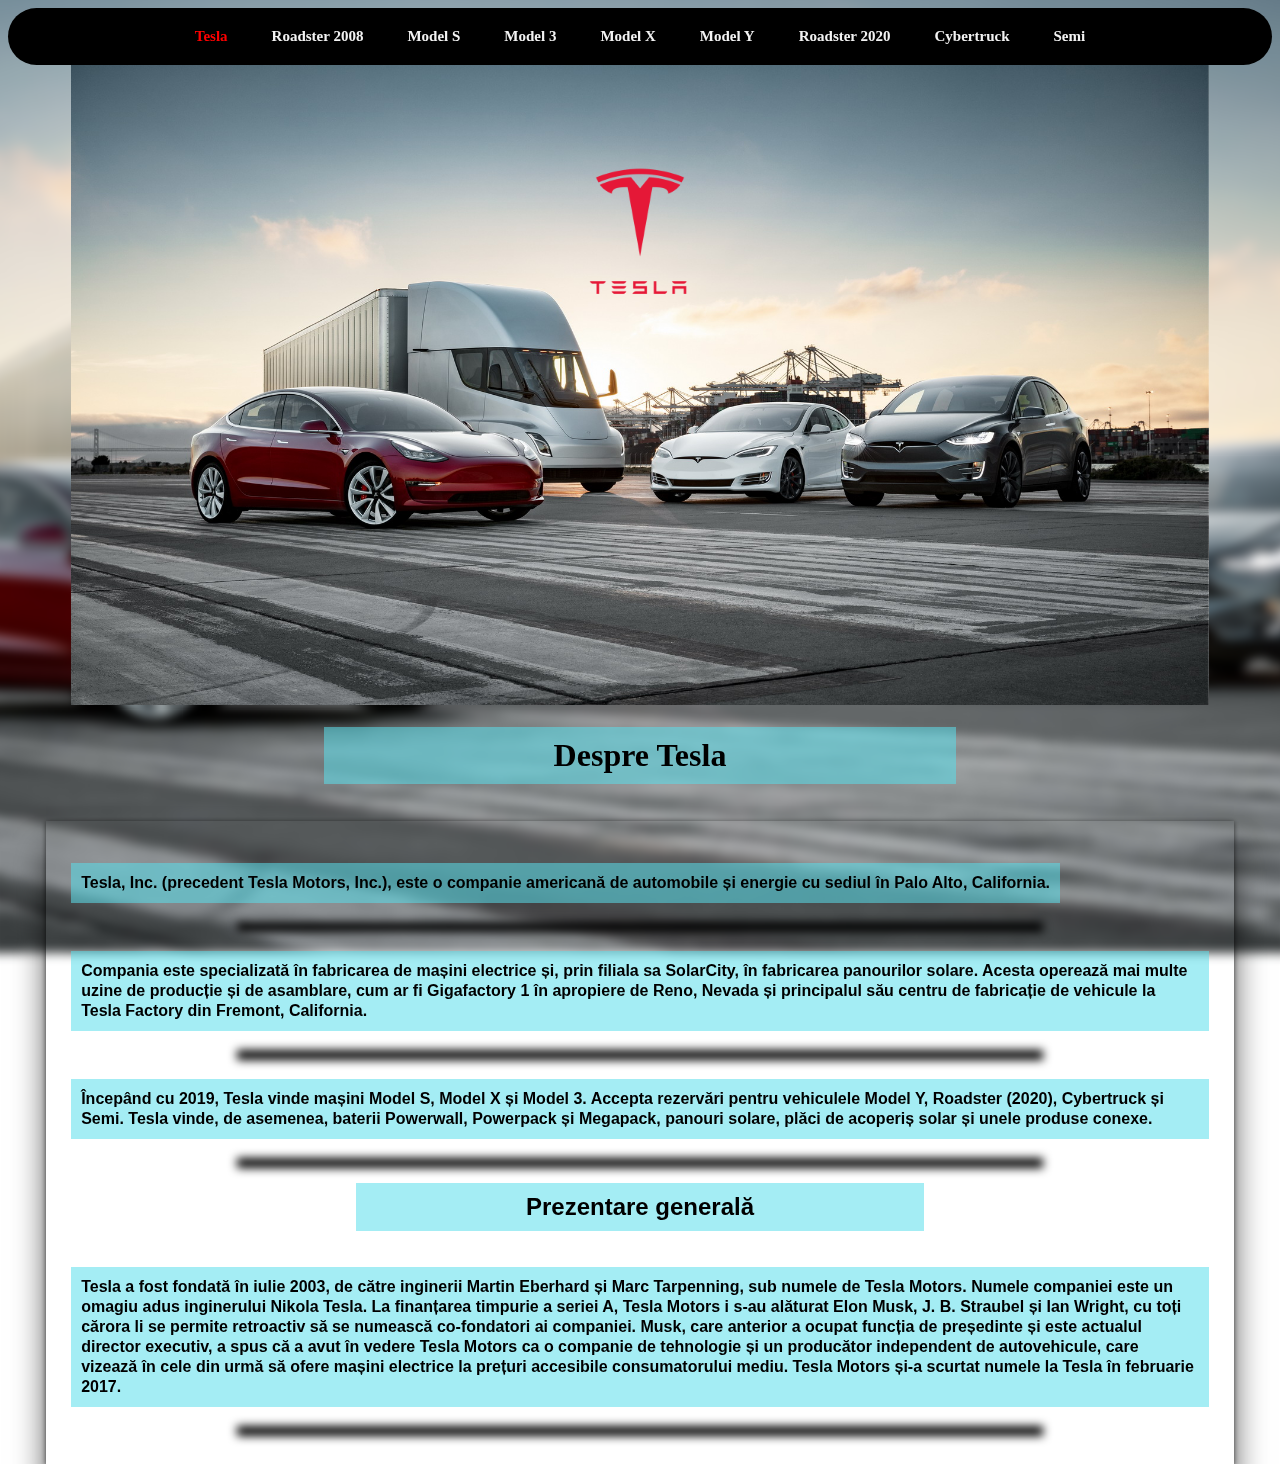
<file: Index.html>
<!DOCTYPE html>
<html lang="ro">

<head>
    <meta charset="UTF-8">
    <link rel="stylesheet" href="src/style.css">
    <link rel="stylesheet" href="src/Ubuntu-Regular.ttf">
    <title>Tesla</title>

</head>

<body>

    <div class="topnav">
        <div class="mid">
            <a class="active" href="Index.html">Tesla</a>
            <a href="src/roadster2008.html">Roadster 2008</a>
            <a href="src/modelS.html">Model S</a>
            <a href="src/model3.html">Model 3</a>
            <a href="/src/modelX.html">Model X</a>
            <a href="src/modelY.html">Model Y</a>
            <a href="src/roadster2020.html">Roadster 2020</a>
            <a href="src/cybertruck.html">Cybertruck</a>
            <a href="/src/semi.html">Semi</a>
        </div>


    </div>
    <img class="scale-img container" src="img/main.jpg" alt="Tesla">
    <img src="img/tesla-logo.png" alt="logo" class="container  centered-txt " width="150px">

    <h1 class="title ">Despre Tesla</h1>

    <div class="text with-shadow">


        <p>
            Tesla, Inc. (precedent Tesla Motors, Inc.), este o 
            companie americană de automobile și energie cu sediul în Palo
            Alto, California.
        </p>
        <hr>
        <p>
            Compania este specializată în fabricarea de mașini electrice și, prin filiala
             sa SolarCity, în fabricarea panourilor solare. Acesta operează mai multe 
             uzine de producție și de asamblare, cum ar fi Gigafactory 1  în apropiere
              de Reno, Nevada și principalul său centru de fabricație de vehicule la 
              Tesla Factory din Fremont, California.
        </p>
        <hr>
        <p>
            Începând cu 2019, Tesla vinde mașini Model S, Model X și Model 3. 
            Accepta rezervări pentru vehiculele Model Y, Roadster (2020), Cybertruck 
            și Semi. Tesla vinde, de asemenea, baterii Powerwall, Powerpack și 
            Megapack, panouri solare, plăci de acoperiș solar și unele produse conexe.
        </p>
        <hr>



        <h2 class="title">Prezentare generală</h2>


        <p>
            Tesla a fost fondată în iulie 2003, de către inginerii Martin Eberhard 
            și Marc Tarpenning, sub numele de Tesla Motors. Numele companiei este un 
            omagiu adus inginerului Nikola Tesla. La finanțarea timpurie a seriei A,
             Tesla Motors i s-au alăturat Elon Musk, J. B. Straubel și Ian Wright,
              cu toți cărora li se permite retroactiv să se numească co-fondatori ai 
              companiei. Musk, care anterior a ocupat funcția de președinte și este 
              actualul director executiv, a spus că a avut în vedere Tesla Motors ca
               o companie de tehnologie și un producător independent de autovehicule,
                care vizează în cele din urmă să ofere mașini electrice la prețuri
                 accesibile consumatorului mediu. Tesla Motors și-a scurtat numele la
                  Tesla în februarie 2017.
        </p>
            <hr>
    </div>

</body>

</html>
</file>
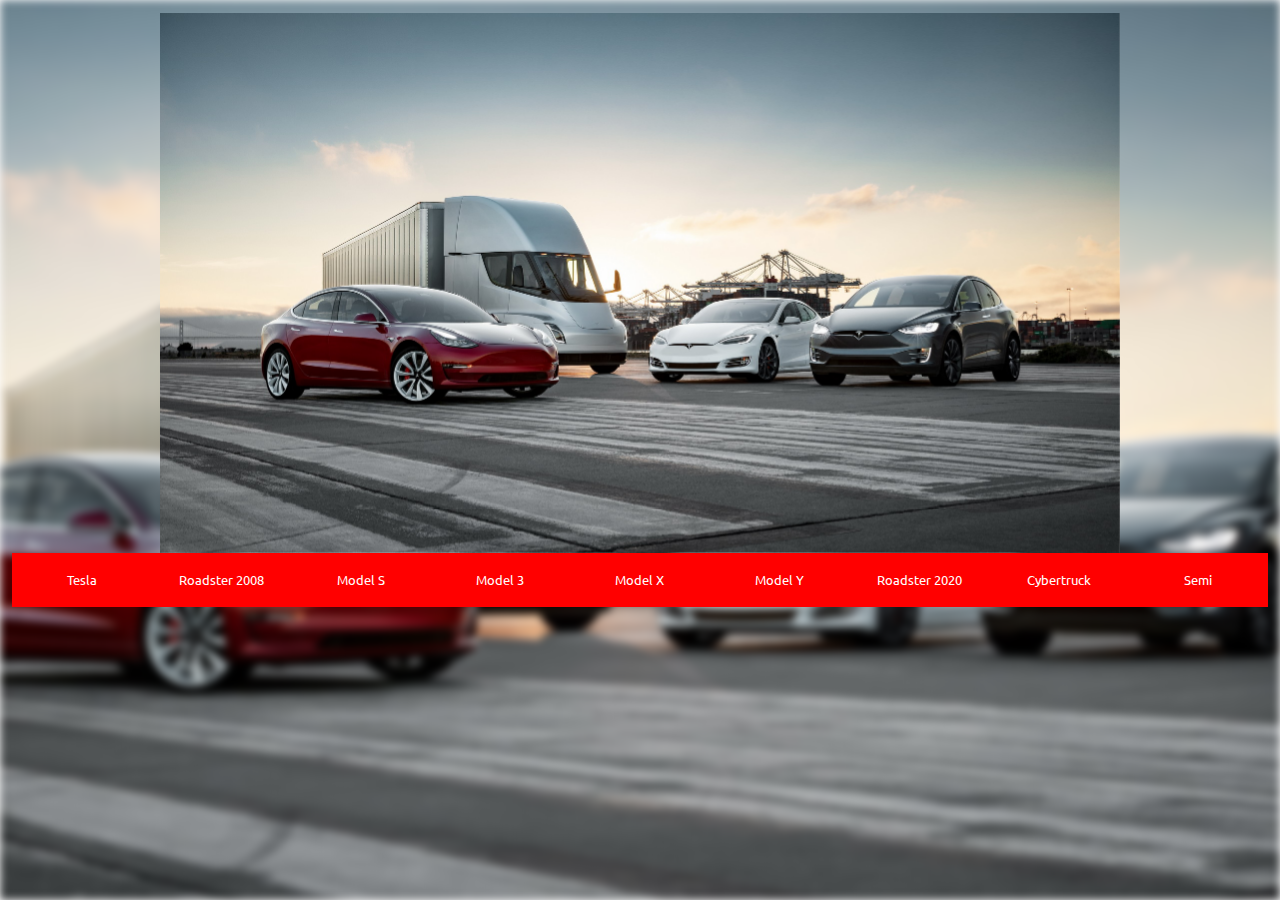
<file: tesla2.0/index.html>
<!DOCTYPE html>
<html lang="en">

<head>
    <meta charset="UTF-8">
    <meta name="viewport" content="width=device-width, initial-scale=1.0">
    <link rel="stylesheet" href="style.css">
    <script defer src="./scripts.js"></script>
    <title>Tesla</title>
</head>

<body>
    <div id="background"></div>
    <img src="./img/0.jpg" alt="" class="img">
    <div id="navbar">
        <div id="buttons">
            <button class="button" onclick="active(0)">Tesla</button> <!-- style="background-color: black;" -->
            <button class="button" onclick="active(1)">Roadster 2008</button>
            <button class="button" onclick="active(2)">Model S</button>
            <button class="button" onclick="active(3)">Model 3</button>
            <button class="button" onclick="active(4)">Model X</button>
            <button class="button" onclick="active(5)">Model Y</button>
            <button class="button" onclick="active(6)">Roadster 2020</button>
            <button class="button" onclick="active(7)">Cybertruck</button>
            <button class="button" onclick="active(8)">Semi</button>
        </div>
    </div>
    <div class="bottom">
        <div class="title">Despre Tesla
        </div>
        <div class="text">Tesla, Inc. (precedent Tesla Motors, Inc.), este o companie americană de automobile și energie
            cu sediul în Palo Alto, California.
        </div>
        <div class="text">
            Compania este specializată în fabricarea de mașini electrice și, prin filiala sa SolarCity, în fabricarea
            panourilor solare. Acesta operează mai multe uzine de producție și de asamblare, cum ar fi Gigafactory 1 în
            apropiere de Reno, Nevada și principalul său centru de fabricație de vehicule la Tesla Factory din Fremont,
            California.
        </div>
        <div class="text">Începând cu 2019, Tesla vinde mașini Model S, Model X și Model 3. Accepta rezervări pentru
            vehiculele Model Y, Roadster (2020), Cybertruck și Semi. Tesla vinde, de asemenea, baterii Powerwall,
            Powerpack și Megapack, panouri solare, plăci de acoperiș solar și unele produse conexe.
        </div>
        <div class="title">Prezentare generală</div>
        <div class="text"> Tesla a fost fondată în iulie 2003, de către inginerii Martin Eberhard și Marc Tarpenning,
            sub numele de Tesla Motors. Numele companiei este un omagiu adus inginerului Nikola Tesla. La finanțarea
            timpurie a seriei A, Tesla Motors i s-au alăturat Elon Musk, J. B. Straubel și Ian Wright, cu toți cărora li
            se permite retroactiv să se numească co-fondatori ai companiei. Musk, care anterior a ocupat funcția de
            președinte și este actualul director executiv, a spus că a avut în vedere Tesla Motors ca o companie de
            tehnologie și un producător independent de autovehicule, care vizează în cele din urmă să ofere mașini
            electrice la prețuri accesibile consumatorului mediu. Tesla Motors și-a scurtat numele la Tesla în februarie
            2017. </div>
    </div>

    <div class="bottom">
        <div class="title">Despre Tesla Roadster 2008</div>
        <div class="text">

            Tesla Roadster este un supercar automobil electric pe baterie (VEB) produs de firma Tesla Motors din
            California, Statele Unite. </div>
        <div class="text">

            Roadster-ul a fost singurul vehicul electric aflat în producție de serie capabil să circule pe autostradă
            (spre deosebire de prototipuri sau flote de vehicule aflate în evaluare) în America de Nord sau Europa.
        </div>
        <div class="text">

            Tesla a produs peste 1,200 de automobile vândute în ce puțin 28 de țări până în iulie 2010. Tesla a început
            să producă modele cu volanul pe dreapta la începutul lui 2010 pentru Marea Britanie, Japonia, Hong Kong și
            Singapore. </div>

        <img src="./img/roadster2008A.jpg" alt="" class="img-left">
        <img src="./img/roadster2008B.jpg" alt="" class="img-right">
    </div>

    <div class="bottom">
        <div class="title">Despre Tesla Model S</div>
        <div class="text">Tesla Model S este un automobil de lux cu propulsie electrică construită de Tesla Motors
            (California, Silicon Valley) în producție de serie mare din iunie 2012.
        </div>
        <div class="text">Model S P100D este primul automobil electric capabil de a parcurge distanțe lungi (500 km
            (EPA), 615 km (NEDC)) fără reîncărcarea bateriilor.
        </div>
        <div class="text">Este disponibil doar cu tracțiune pe patru roți. Modelul dispune de Acumulator Li-ion (max 85
            kWh) amplasat în podea, sub compartimentul pentru pasageri.
        </div>
        <div class="text">Pentru accelerație la 100 km/h Model S are nevoie, în funcție de acumulator, între 5,6 și 6,2
            Secunde. Modelul P100D (Performance) însă atinge 100 km/h în doar 2,7 secunde, comparabil cu Lamborghini sau
            Ferrari.
        </div>

        <img src="./img/modelSA.jpeg" alt="" class="img-left">
        <img src="./img/modelSB.jpg" alt="" class="img-right">
    </div>

    <div class="bottom">
        <div class="title">Despre Tesla Model 3</div>
        <div class="text">Tesla Model 3 este un sedan electric cu patru uși dezvoltat de Tesla.</div>
        <div class="text">Versiunea Model 3 Standard Range Plus oferă o gamă completă electrică de 250 de mile (402 km),
            iar versiunile Long Range oferă 325 km. </div>
        <div class="text">Cel puțin un model 3 a fost condus cu 975 km (606,2 mile) cu o singură încărcare.</div>
        <div class="text">Modelul 3 poartă hardware complet pentru self-driving cu actualizări periodice de software
            adăugând funcționalitate. </div>
        <img src="./img/model3A.jpg" alt="" class="img-left">
        <img src="./img/model3B.jpg" alt="" class="img-right">
    </div>

    <div class="bottom">
        <div class="title">Despre Tesla Model X</div>
        <div class="text">Modelul Tesla X este un SUV de dimensiuni medii, tot electric, de lux fabricat de Tesla, Inc.
        </div>
        <div class="text">Vehiculul este unic în concepția că folosește uși cu aripi de falcon în loc de uși
            tradiționale auto.</div>
        <div class="text">Prototipul a fost dezvăluit în studiourile de proiectare Tesla din Hawthorne, California, pe 9
            februarie 2012.</div>
        <div class="text">Modelul X are un EPA oficial evaluat 402–523 km (250-225 km) și un echivalent de economie de
            combustibil combinat și consum energie pentru AWD P90D a fost evaluat la 89 mpg-e (39 kW⋅h / 100 mi)</div>
        <img src="./img/modelXA.jpg" alt="" class="img-left">
        <img src="./img/modelXB.jpg" alt="" class="img-right">
    </div>

    <div class="bottom">
        <div class="title">Despre Tesla Model Y</div>
        <div class="text">Tesla Model Y este un vehicul utilitar electric compact (CUV), în curs de dezvoltare de Tesla,
            Inc.</div>
        <div class="text">A fost dezvăluit în martie 2019, cu livrări planificate să înceapă în vara anului 2020. </div>
        <div class="text">Este al doilea vehicul bazat pe platforma Model 3 sedan. </div>
        <div class="text">Modelul Y va oferi scaune opționale in al treilea rând pentru o capacitate de șapte persoane
        </div>
        <img src="./img/modelYA.jpg" alt="" class="img-left">
        <img src="./img/modelYB.jpg" alt="" class="img-right">
    </div>

    <div class="bottom">
        <div class="title">Despre Tesla Roadster 2020</div>
        <div class="text">Tesla Roadster este o viitoare mașină sport cu patru locuri, cu baterie, electrică, realizată
            de Tesla, Inc.</div>
        <div class="text">Tesla a declarat că va fi capabil de 0 până la 97 km / h (0 până la 60 mph) în 1,9 secunde,
            mai repede decât orice mașină legală pe stradă până în prezent la anunțul său din noiembrie 2017</div>
        <div class="text">Roadsterul este succesorul primei mașini de producție Tesla, Roadsterul din 2008.</div>
        <div class="text">Tesla indică faptul că vânzările Roadster vor începe în 2020, deși nu înainte ca Tesla Model Y
            să fie scos la vânzare.</div>
        <img src="./img/roadster2020A.jpg" alt="" class="img-left">
        <img src="./img/roadster2020B.jpg" alt="" class="img-right">
    </div>

    <div class="bottom">
        <div class="title">Despre Tesla Cybertruck</div>
        <div class="text">Tesla Cybertruck este un vehicul comercial cu baterii electrice în curs de dezvoltare de
            Tesla, Inc</div>
        <div class="text">Au fost anunțate trei modele, cu o estimare a distanței de 250–500 mile (400–800 km) și un
            timp aproximativ de 0–60 km / h de 2,9–6,5 secunde, în funcție de model.</div>
        <div class="text">Scopul declarat al Tesla în dezvoltarea Cybertruck este de a oferi un substitut energetic
            durabil pentru cele aproximativ 6.500 de camioane cu combustibil fosil vândute pe zi în Statele Unite.</div>
        <div class="text">Prețul de bază al modelului de tracțiune cu roțile din spate va fi de 39.900 USD, modelele cu
            tracțiune integrală începând de la 49.900 USD. Producția Cybertruck urmează să înceapă în 2021, mai multe
            modele fiind oferite până în 2022.</div>
        <img src="./img/cybertruckA.jpg" alt="" class="img-left">
        <img src="./img/cybertruckB.jpg" alt="" class="img-right">
    </div>

    <div class="bottom">
        <div class="title">Despre Tesla Semi</div>
        <div class="text">Tesla Semi este o camion semiremorcă 8 class electrică cu baterii , în curs de dezvoltare de
            Tesla, Inc .</div>
        <div class="text">Două vehicule de concept au fost dezvăluite în noiembrie 2017 și este prevăzută producția
            limitată până la sfârșitul anului 2020.</div>
        <div class="text">Compania a anunțat inițial că camionul va avea o autonomie de 500 de mile (805 km) la o
            încărcare completă și cu noile sale baterii va putea rula pe 400 de mile (640 km) după o încărcare de 80% în
            30 de minute folosind o statie solara de incarcare "Tesla Megacharger".</div>
        <div class="text">CEO-ul Tesla, Elon Musk, a spus că Semi va veni standard cu Tesla Pilot Automat care permite
            conducerea semi-autonomă pe autostrăzi</div>
        <img src="./img/semiA.jpg" alt="" class="img-left">
        <img src="./img/semiB.jpg" alt="" class="img-right">
    </div>
</body>

</html>
</file>
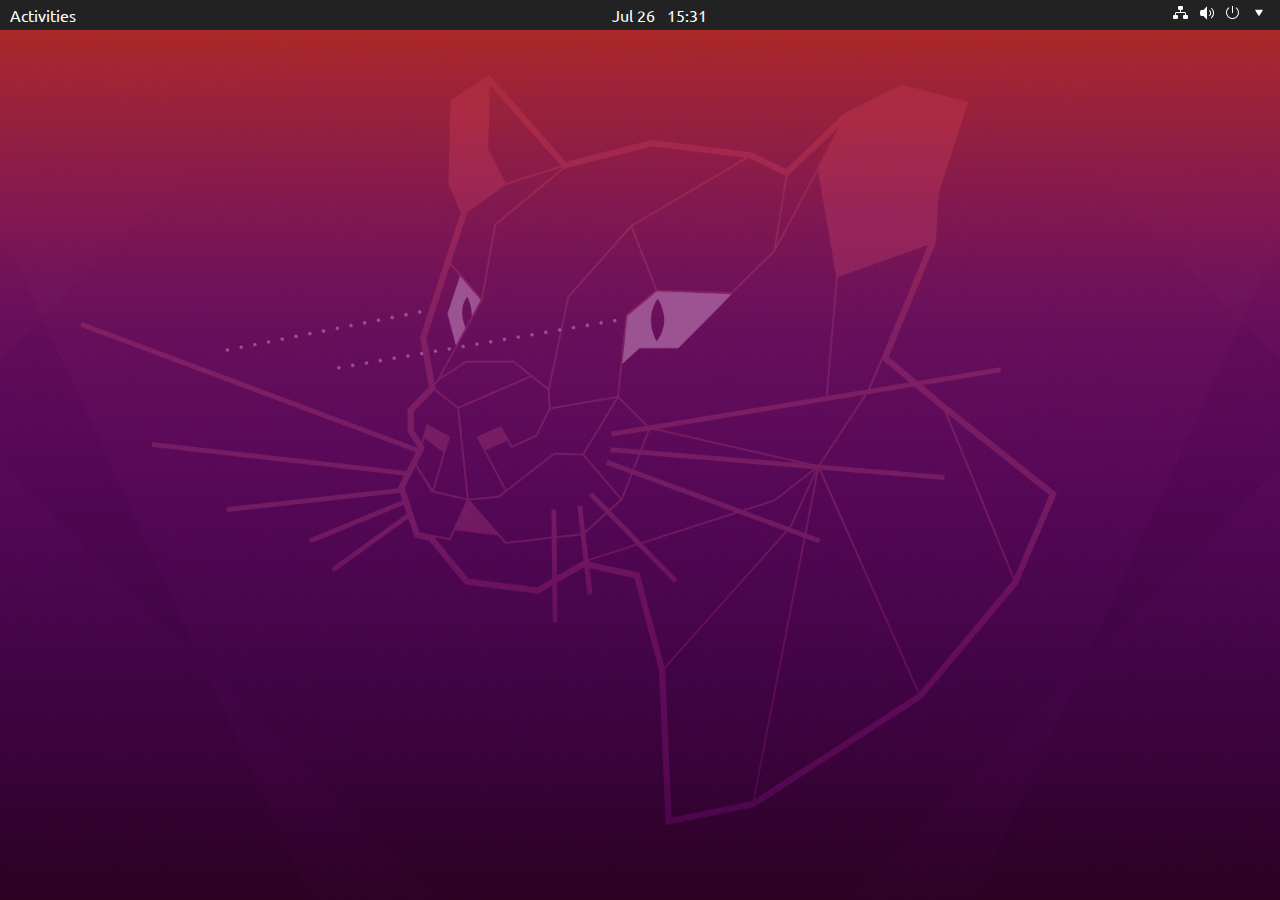
<file: ubuntu20.04/index.html>
<!DOCTYPE html>
<html lang="en">

<head>
    <meta charset="UTF-8">
    <link rel="stylesheet" href="./style.css">

    <script defer src="./scripts.js"></script>

    <link rel="icon" href="https://icons.iconarchive.com/icons/martz90/circle/512/ubuntu-icon.png">

    <title>Ubuntu 20.04</title>
</head>

<body onload="clock()">
    <div id="top-bar">
        <span id="activities" onclick="border('activities')"> Activities
        </span>

        <span id="clock" onclick="border('clock');show('arrow1','block');show('notifications','block')">
            <span id="time"></span>
            <img src="./img/dnd.svg" alt="dnd" id="dnd">
        </span>

        <span id="status" onclick="border('status');show('arrow2','block');show('powerOptions','block')">
            <img class="item offline" src="./img/network-wired-symbolic.svg" alt="" >
            <img class="item" src="./img/audio-speakers-symbolic.svg" alt="">
            <img class="item" src="./img/system-shutdown-symbolic.svg" alt="">
            <img class="item" src="./img/arrow-symbolic.svg" alt="">
        </span>
    </div>

    <div id="arrow1"></div>

    <div id="notifications">
        <div id="left">
            <img src="./img/notifications-symbolic.svg" alt="" id="bell">
            <br>
            No Notifications
            <br>
            <div id="button"> Do Not Disturb
                <label class="switch">
                    <input type="checkbox" onclick="show('dnd','inline')" autocomplete="off">
                    <span class="slider"></span>
                </label>
            </div>
        </div>
        <div id="bar"></div>
        <div id="right">
            <div id="date">
                <div id="day"></div>
                <div id="month"></div>
            </div>
            <div id="calendar">
                * calendar *
            </div>
        </div>
    </div>

    <div id="arrow2"></div>
    <div id="powerOptions">
        <div class="sliders">
            <img src="./img/audio-speakers-symbolic.svg" alt="volume" class="icon ">
            <input type="range" class="Slider">
        </div>
        <div class="sliders">
            <img src="./img/brightness-symbolic.svg" alt="brightness" class="icon">
            <input type="range" class="Slider">
        </div>

        <div class="line "></div>
        <div id="network" onclick="expand();arrowRotate() ">
            <img src="./img/network-wired-symbolic.svg" alt="network"  class="icon offline">
            <span id="networkText"> Wired Connected</span>
            <div id="networkArrow"></div>
        </div>
        <div id="networkSettings"> 
            <div class="wiredText" onclick="offline()" >Turn Off</div>
            <div class="wiredText">Wired Settings</div>
        </div>
        <div class="line "></div>
    </div>
</body>

</html>
</file>
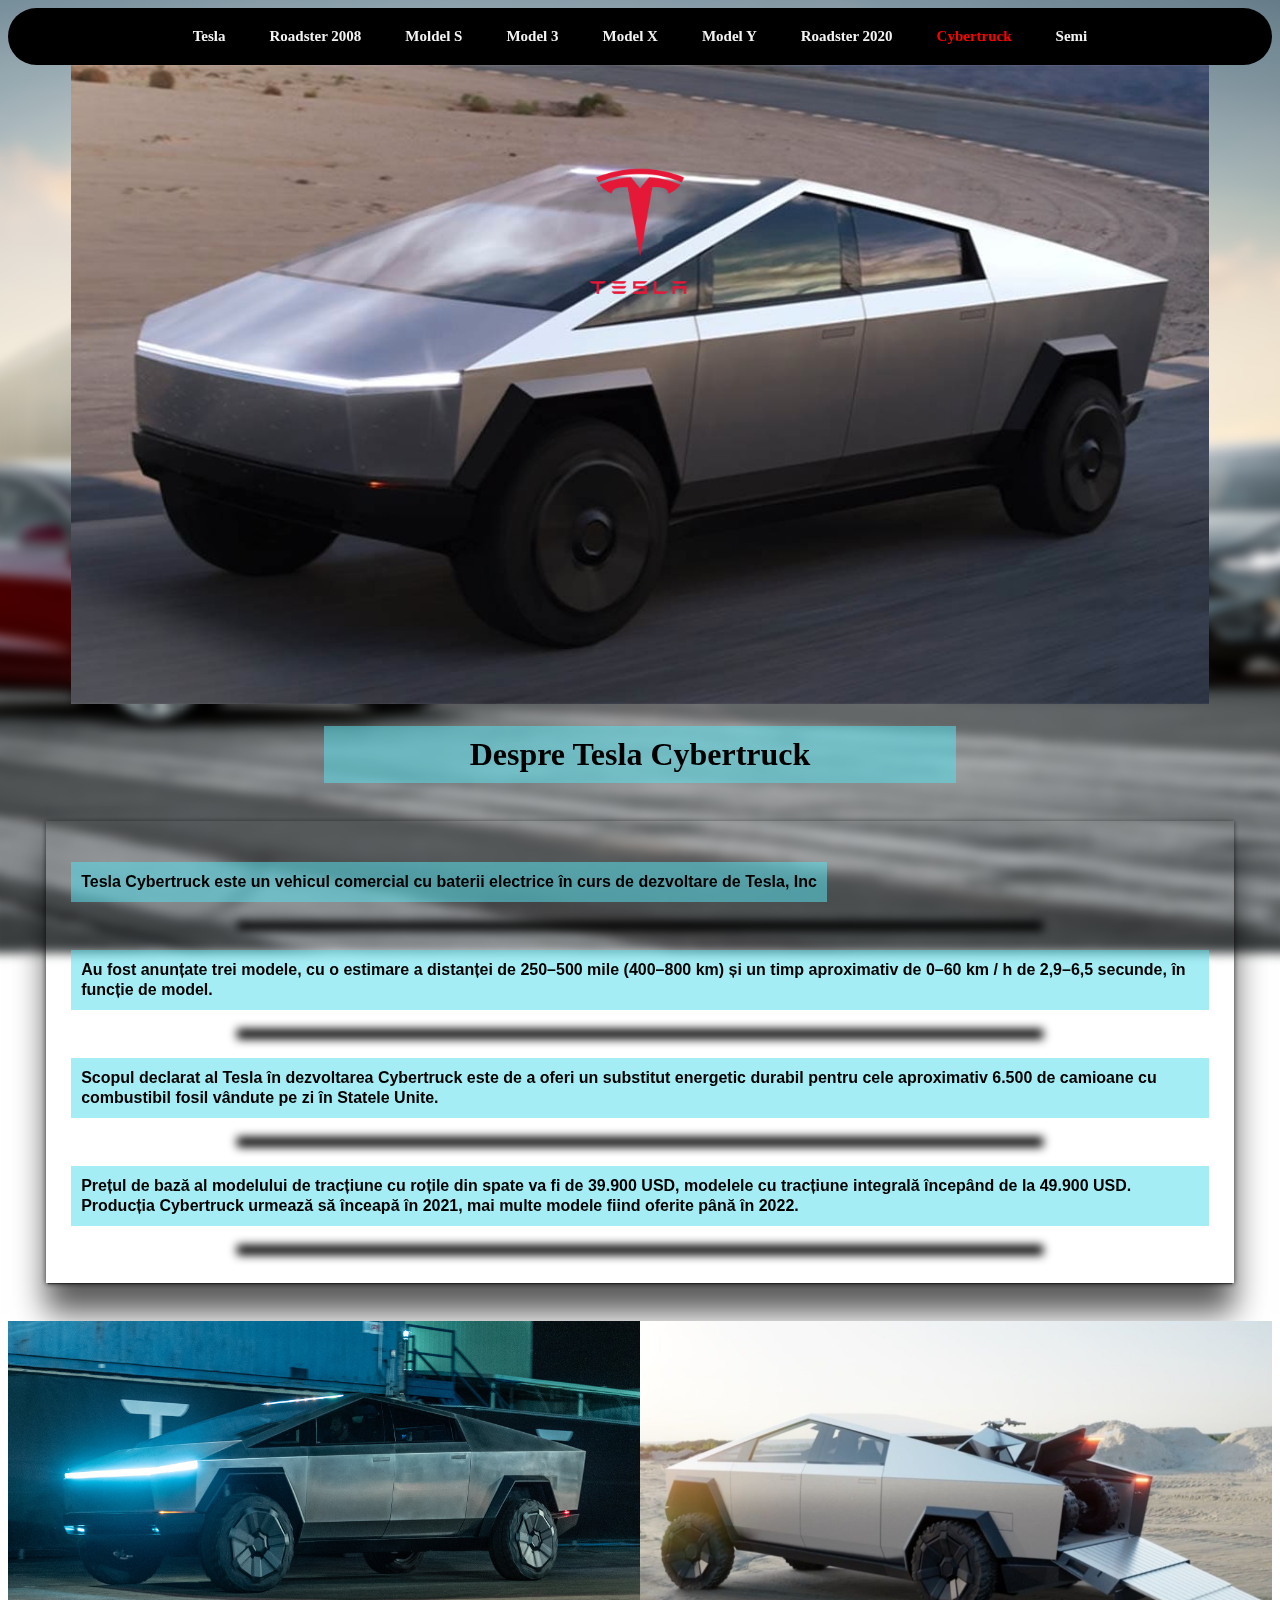
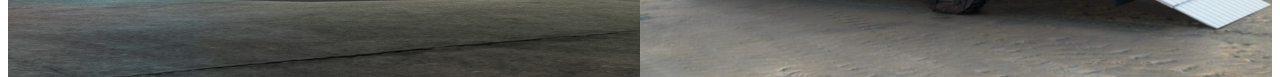
<file: src/cybertruck.html>
<!DOCTYPE html>
<html lang="ro">

<head>
    <meta charset="UTF-8">
    <link rel="stylesheet" href="../src/style.css">
    <link rel="stylesheet" href="../src/Ubuntu-Regular.ttf">
    <title>Tesla Cybertruck</title>
</head>

<body>
    <div class="topnav">

        <div class="mid">
        <a href="../Index.html">Tesla</a>
        <a href="../src/roadster2008.html">Roadster 2008</a>
        <a href="../src/modelS.html">Moldel S</a>
        <a href="../src/model3.html">Model 3</a>
        <a href="../src/modelX.html">Model X</a>
        <a href="../src/modelY.html">Model Y</a>
        <a href="../src/roadster2020.html">Roadster 2020</a>
        <a class="active" href="../src/cybertruck.html">Cybertruck</a>
        <a href="../src/semi.html">Semi</a>
    </div>
    </div>
    <img class="scale-img container" src="../img/cybertruck.jpg" alt="tesla cybertruck">
    <img src="../img/tesla-logo.png" alt="logo" class="container  centered-txt " width="150px">

    <h1 class="title">Despre Tesla Cybertruck</h1>

    <div class="text with-shadow">
        <p>Tesla Cybertruck este un vehicul comercial
             cu baterii electrice în curs de dezvoltare de Tesla, Inc</p>
<hr>
        <p>Au fost anunțate trei modele, cu o estimare a 
            distanței de 250–500 mile (400–800 km) și un timp 
            aproximativ de 0–60 km / h de 2,9–6,5 secunde, în funcție de model.</p>
<hr>
        <p>Scopul declarat al Tesla în dezvoltarea Cybertruck
             este de a oferi un substitut energetic durabil pentru 
             cele aproximativ 6.500 de camioane cu combustibil fosil 
             vândute pe zi în Statele Unite.</p>
<hr>
        <p>Prețul de bază al modelului de tracțiune cu 
            roțile din spate va fi de 39.900 USD, modelele 
            cu tracțiune integrală începând de la 49.900 USD. 
            Producția Cybertruck urmează să înceapă în 2021, mai 
            multe modele fiind oferite până în 2022.</p>
   <hr>
        </div>

    <div>
        <img class="img-left" src="../img/cybertruckA.jpg" alt="tesla cybertruck">
        <img class="img-right" src="../img/cybertruckB.jpg" alt="tesla cybertruck">
    </div>
</body>

</html>
</file>
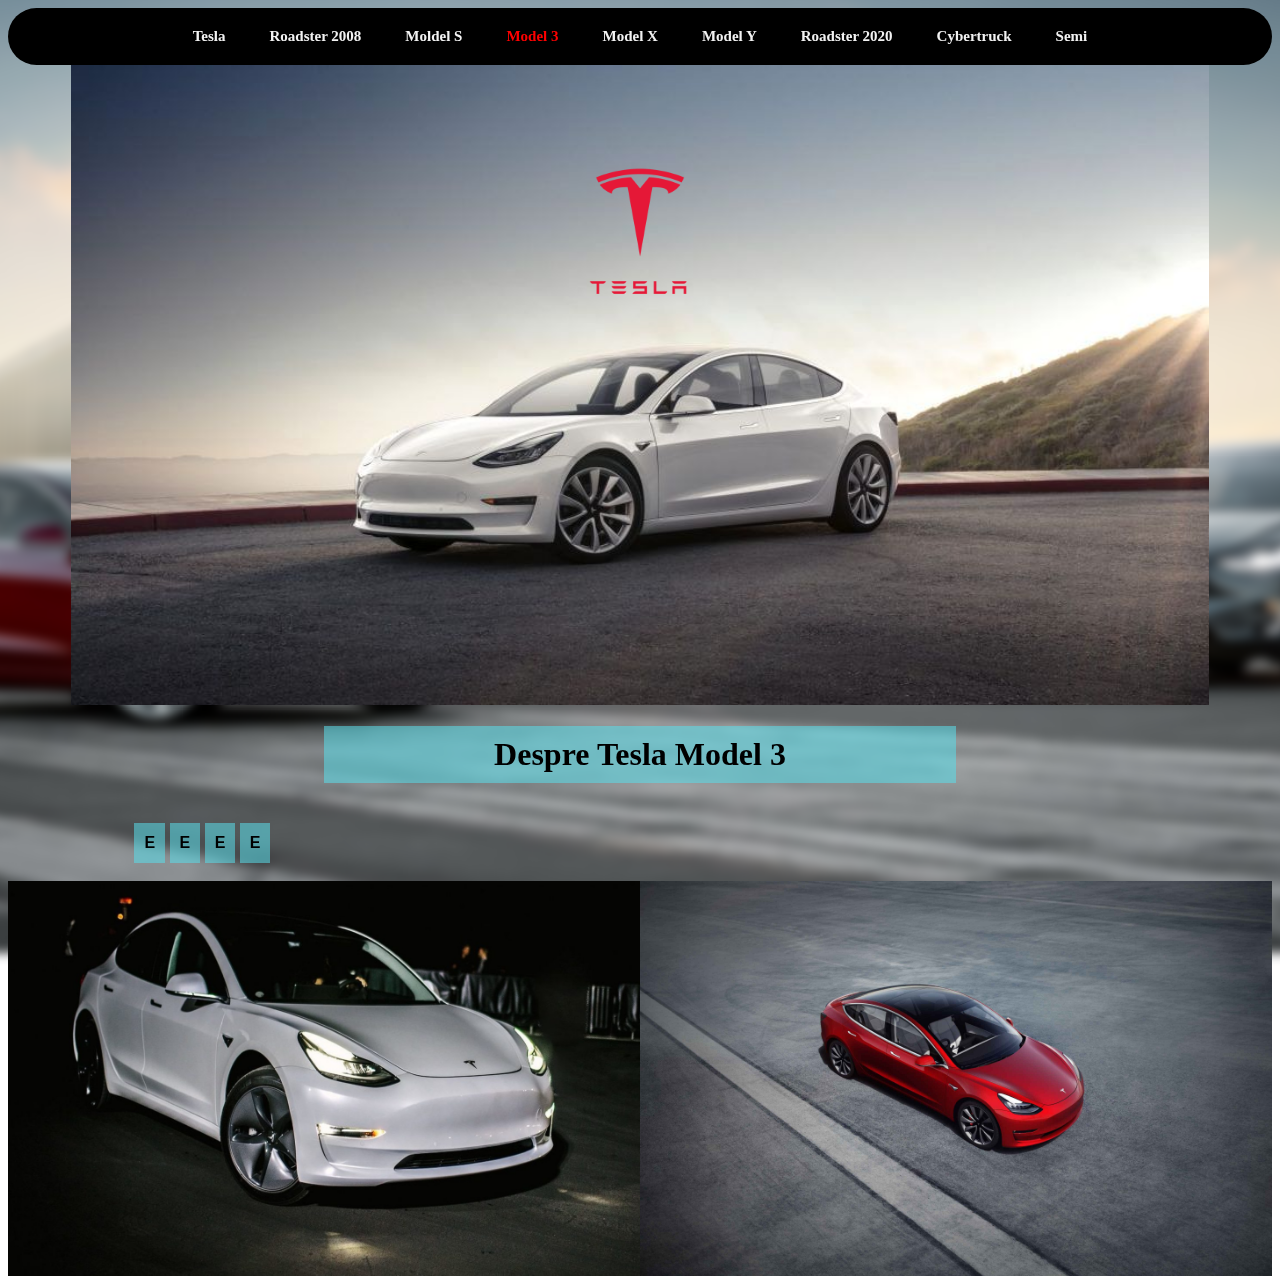
<file: src/model3.html>
<!DOCTYPE html>
<html lang="ro">

<head>
    <meta charset="UTF-8">
    <link rel="stylesheet" href="../src/style.css">
    <link rel="stylesheet" href="../src/Ubuntu-Regular.ttf">
    <title>Tesla Model 3</title>
</head>

<body>
    <div class="topnav">
        <div class="mid">

       
        <a href="../Index.html">Tesla</a>
        <a href="../src/roadster2008.html">Roadster 2008</a>
        <a href="../src/modelS.html">Moldel S</a>
        <a class="active" href="../src/model3.html">Model 3</a>
        <a href="../src/modelX.html">Model X</a>
        <a href="../src/modelY.html">Model Y</a>
        <a href="../src/roadster2020.html">Roadster 2020</a>
        <a href="../src/cybertruck.html">Cybertruck</a>
        <a href="../src/semi.html">Semi</a>
    </div>
    </div>
    <img class="scale-img container" src="../img/model3.jpg" alt="tesla model 3">
    <img src="../img/tesla-logo.png" alt="logo" class="container  centered-txt " width="150px">

    <h1 class="title">Despre Tesla Model 3</h1>

    <div class="text">
        <p>E</p>

        <p>E</p>

        <p>E</p>

        <p>E </p>
    </div>
    <div>
        <img class="img-left" src="../img/model3A.jpg" alt="tesla model 3">
        <img class="img-right" src="../img/model3B.jpg" alt="tesla model 3">
    </div>
</body>

</html>
</file>
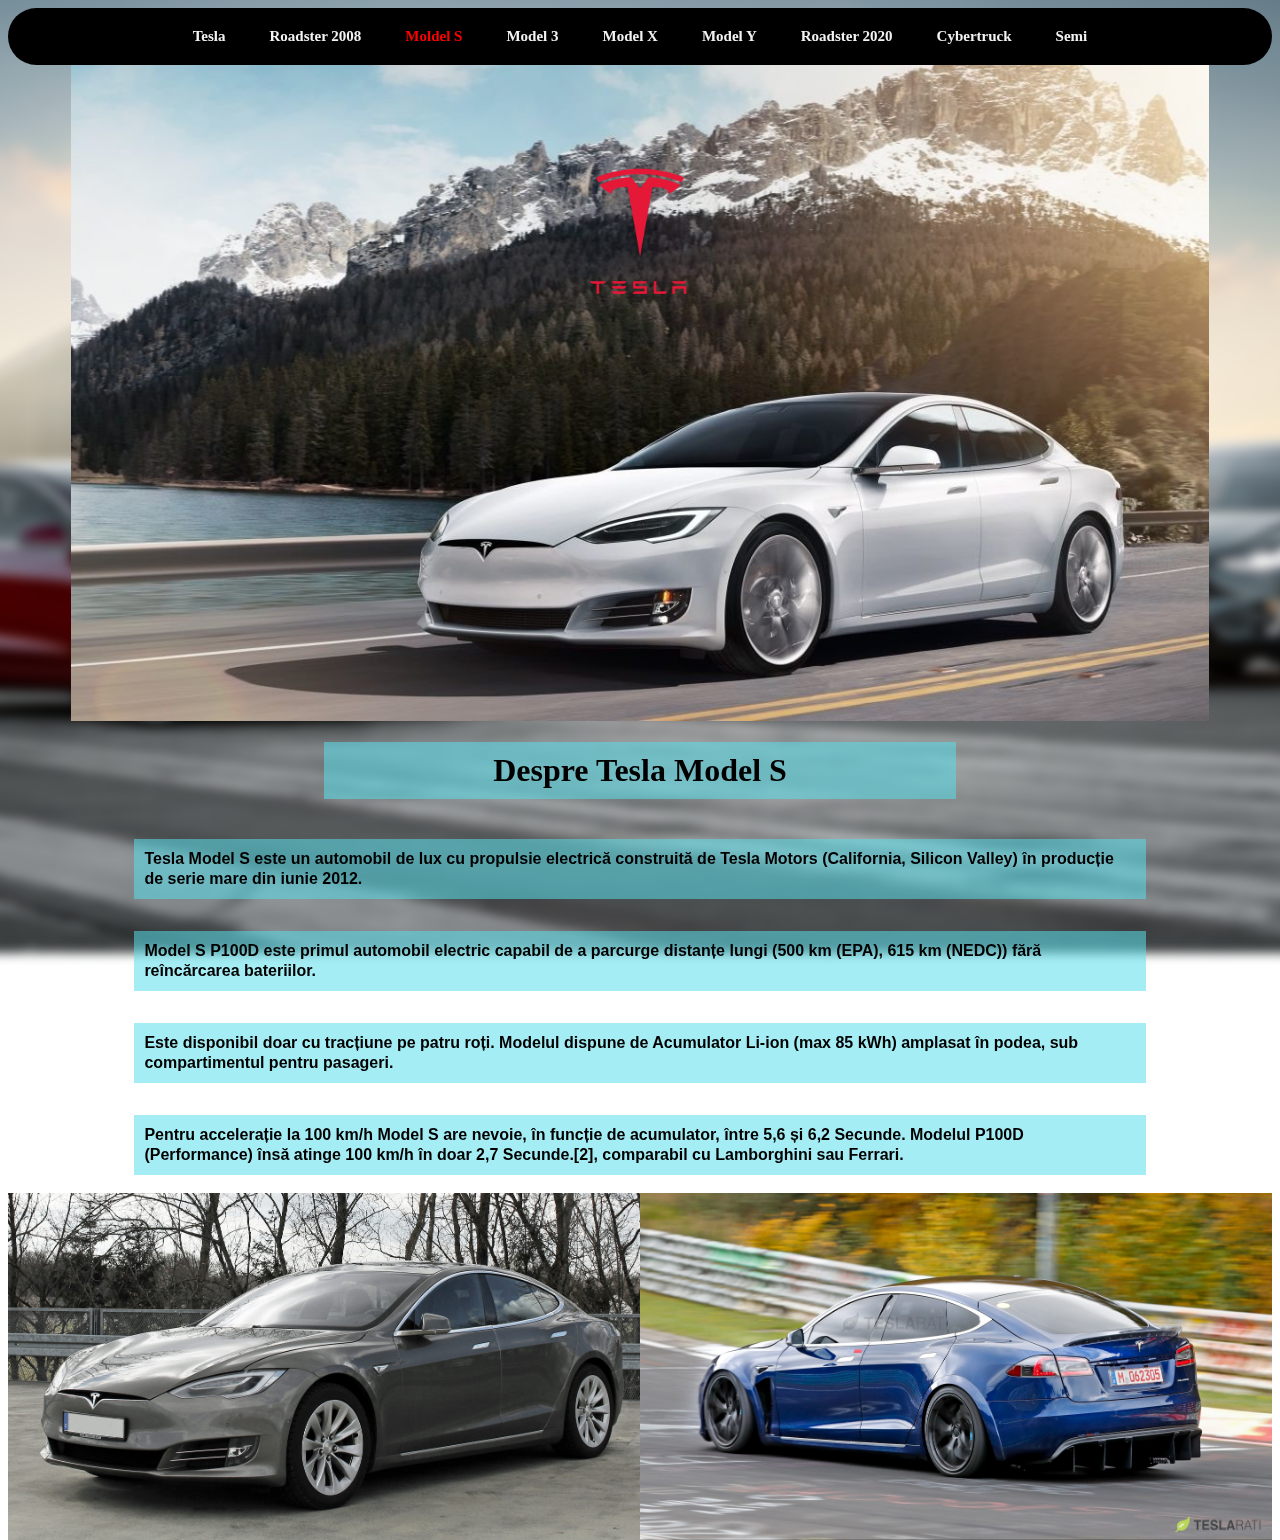
<file: src/modelS.html>
<!DOCTYPE html>
<html lang="ro">

<head>
    <meta charset="UTF-8">
    <link rel="stylesheet" href="../src/style.css">
    <link rel="stylesheet" href="../src/Ubuntu-Regular.ttf">

    <title>Tesla Model S</title>
</head>

<body>
    <div class="topnav">
        <div class="mid">
        <a href="../Index.html">Tesla</a>
        <a href="../src/roadster2008.html">Roadster 2008</a>
        <a class="active" href="../src/modelS.html">Moldel S</a>
        <a href="../src/model3.html">Model 3</a>
        <a href="../src/modelX.html">Model X</a>
        <a href="../src/modelY.html">Model Y</a>
        <a href="../src/roadster2020.html">Roadster 2020</a>
        <a href="../src/cybertruck.html">Cybertruck</a>
        <a href="../src/semi.html">Semi</a>
    </div>
    </div>
    <img class="scale-img container" src="../img/modelS.jpeg" alt="tesla model S">
     <img src="../img/tesla-logo.png" alt="logo" class="container  centered-txt " width="150px">

    <h1 class="title">Despre Tesla Model S</h1>

    <div class="text">
        <p>Tesla Model S este un automobil de lux cu propulsie electrică construită de Tesla Motors (California, Silicon
            Valley) în producție de serie mare din iunie 2012.</p>

        <p>Model S P100D este primul automobil electric capabil de a parcurge distanțe lungi (500 km (EPA), 615 km
            (NEDC)) fără reîncărcarea bateriilor.</p>

        <p>Este disponibil doar cu tracțiune pe patru roți. Modelul dispune de Acumulator Li-ion (max 85 kWh) amplasat
            în podea, sub compartimentul pentru pasageri.</p>

        <p>Pentru accelerație la 100 km/h Model S are nevoie, în funcție de acumulator, între 5,6 și 6,2 Secunde.
            Modelul P100D (Performance) însă atinge 100 km/h în doar 2,7 Secunde.[2], comparabil cu Lamborghini sau
            Ferrari. </p>
    </div>
    <div>
        <img class="img-left" src="../img/modelSA.jpeg" alt="tesla model S">
        <img class="img-right" src="../img/modelSB.jpg" alt="tesla model S">
    </div>
</body>

</html>
</file>
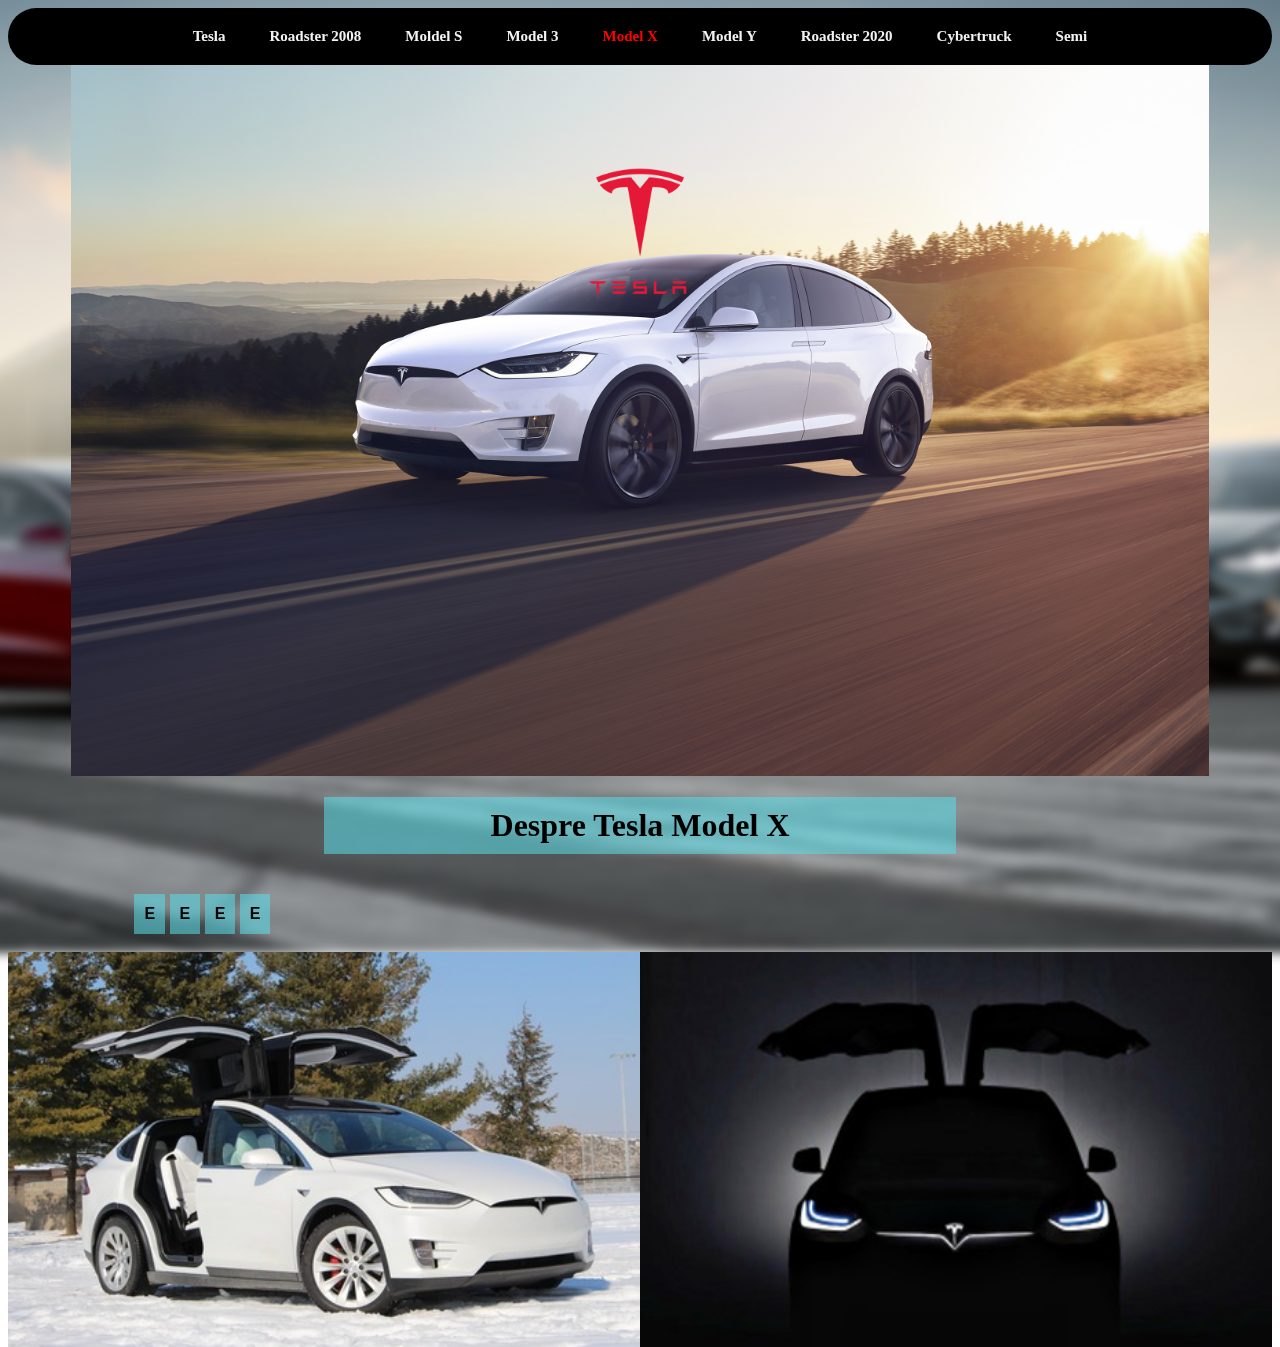
<file: src/modelX.html>
<!DOCTYPE html>
<html lang="ro">

<head>
    <meta charset="UTF-8">
    <link rel="stylesheet" href="../src/style.css">
    <link rel="stylesheet" href="../src/Ubuntu-Regular.ttf">
    <title>Tesla Model X</title>
</head>

<body>
    <div class="topnav">
        <div class="mid">
        <a href="../Index.html">Tesla</a>
        <a href="../src/roadster2008.html">Roadster 2008</a>
        <a href="../src/modelS.html">Moldel S</a>
        <a href="../src/model3.html">Model 3</a>
        <a class="active" href="../src/modelX.html">Model X</a>
        <a href="../src/modelY.html">Model Y</a>
        <a href="../src/roadster2020.html">Roadster 2020</a>
        <a href="../src/cybertruck.html">Cybertruck</a>
        <a href="../src/semi.html">Semi</a>
    </div>
    </div>
    <img class="scale-img container" src="../img/modelX.jpg" alt="tesla model X">
    <img src="../img/tesla-logo.png" alt="logo" class="container  centered-txt " width="150px">

    <h1 class="title">Despre Tesla Model X</h1>

    <div class="text">
        <p>E</p>

        <p>E</p>

        <p>E</p>

        <p>E </p>

    </div>
    <div>
        <img class="img-left" src="../img/modelXA.jpg" alt="tesla model X">
        <img class="img-right" src="../img/modelXB.jpg" alt="tesla model X">
    </div>
</body>

</html>
</file>
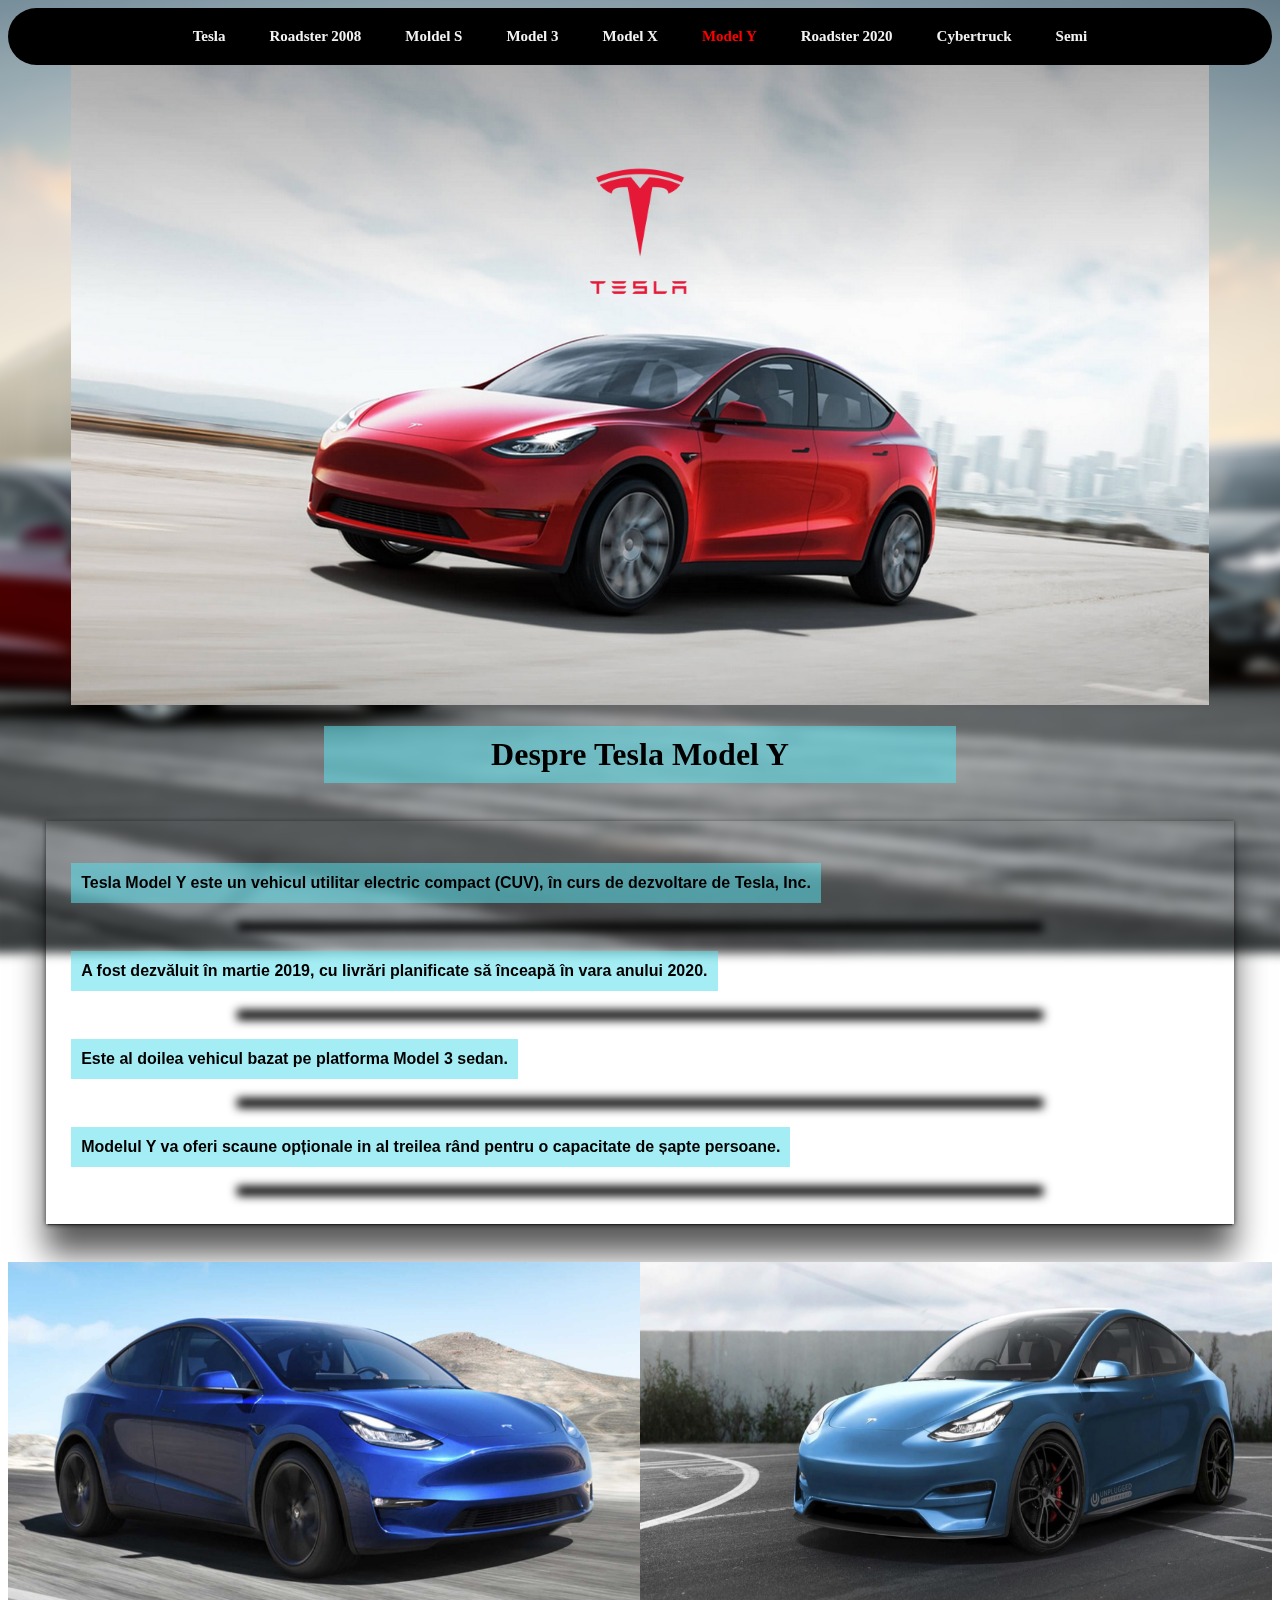
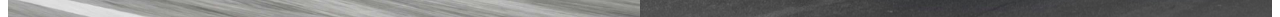
<file: src/modelY.html>
<!DOCTYPE html>
<html lang="ro">

<head>
    <meta charset="UTF-8">
    <link rel="stylesheet" href="../src/style.css">
    <link rel="stylesheet" href="../src/Ubuntu-Regular.ttf">
    <title>Tesla Model Y</title>
</head>

<body>
    <div class="topnav">
        <div class="mid">
        <a href="../Index.html">Tesla</a>
        <a href="../src/roadster2008.html">Roadster 2008</a>
        <a href="../src/modelS.html">Moldel S</a>
        <a href="../src/model3.html">Model 3</a>
        <a href="../src/modelX.html">Model X</a>
        <a class="active" href="../src/modelY.html">Model Y</a>
        <a href="../src/roadster2020.html">Roadster 2020</a>
        <a href="../src/cybertruck.html">Cybertruck</a>
        <a href="../src/semi.html">Semi</a>
    </div>
    </div>
    <img class="scale-img container" src="../img/modelY.jpg" alt="tesla model Y">
    <img src="../img/tesla-logo.png" alt="logo" class="container  centered-txt " width="150px">

    <h1 class="title">Despre Tesla Model Y</h1>

    <div class="text with-shadow">
        <p>

            Tesla Model Y este un vehicul utilitar electric 
            compact (CUV), în curs de dezvoltare de Tesla, Inc.</p>
<hr>
        <p>A fost dezvăluit în martie 2019, cu livrări
             planificate să înceapă în vara anului 2020. </p>
<hr>
        <p>Este al doilea vehicul bazat pe platforma Model 3 sedan. </p>
<hr>
        <p>Modelul Y va oferi scaune opționale in al treilea
             rând pentru o capacitate de șapte persoane.</p>
   <hr>
            </div>
    <div>
        <img class="img-left" src="../img/modelYA.jpg" alt="tesla model Y">
        <img class="img-right" src="../img/modelYB.jpg" alt="tesla model Y">
    </div>
</body>

</html>
</file>
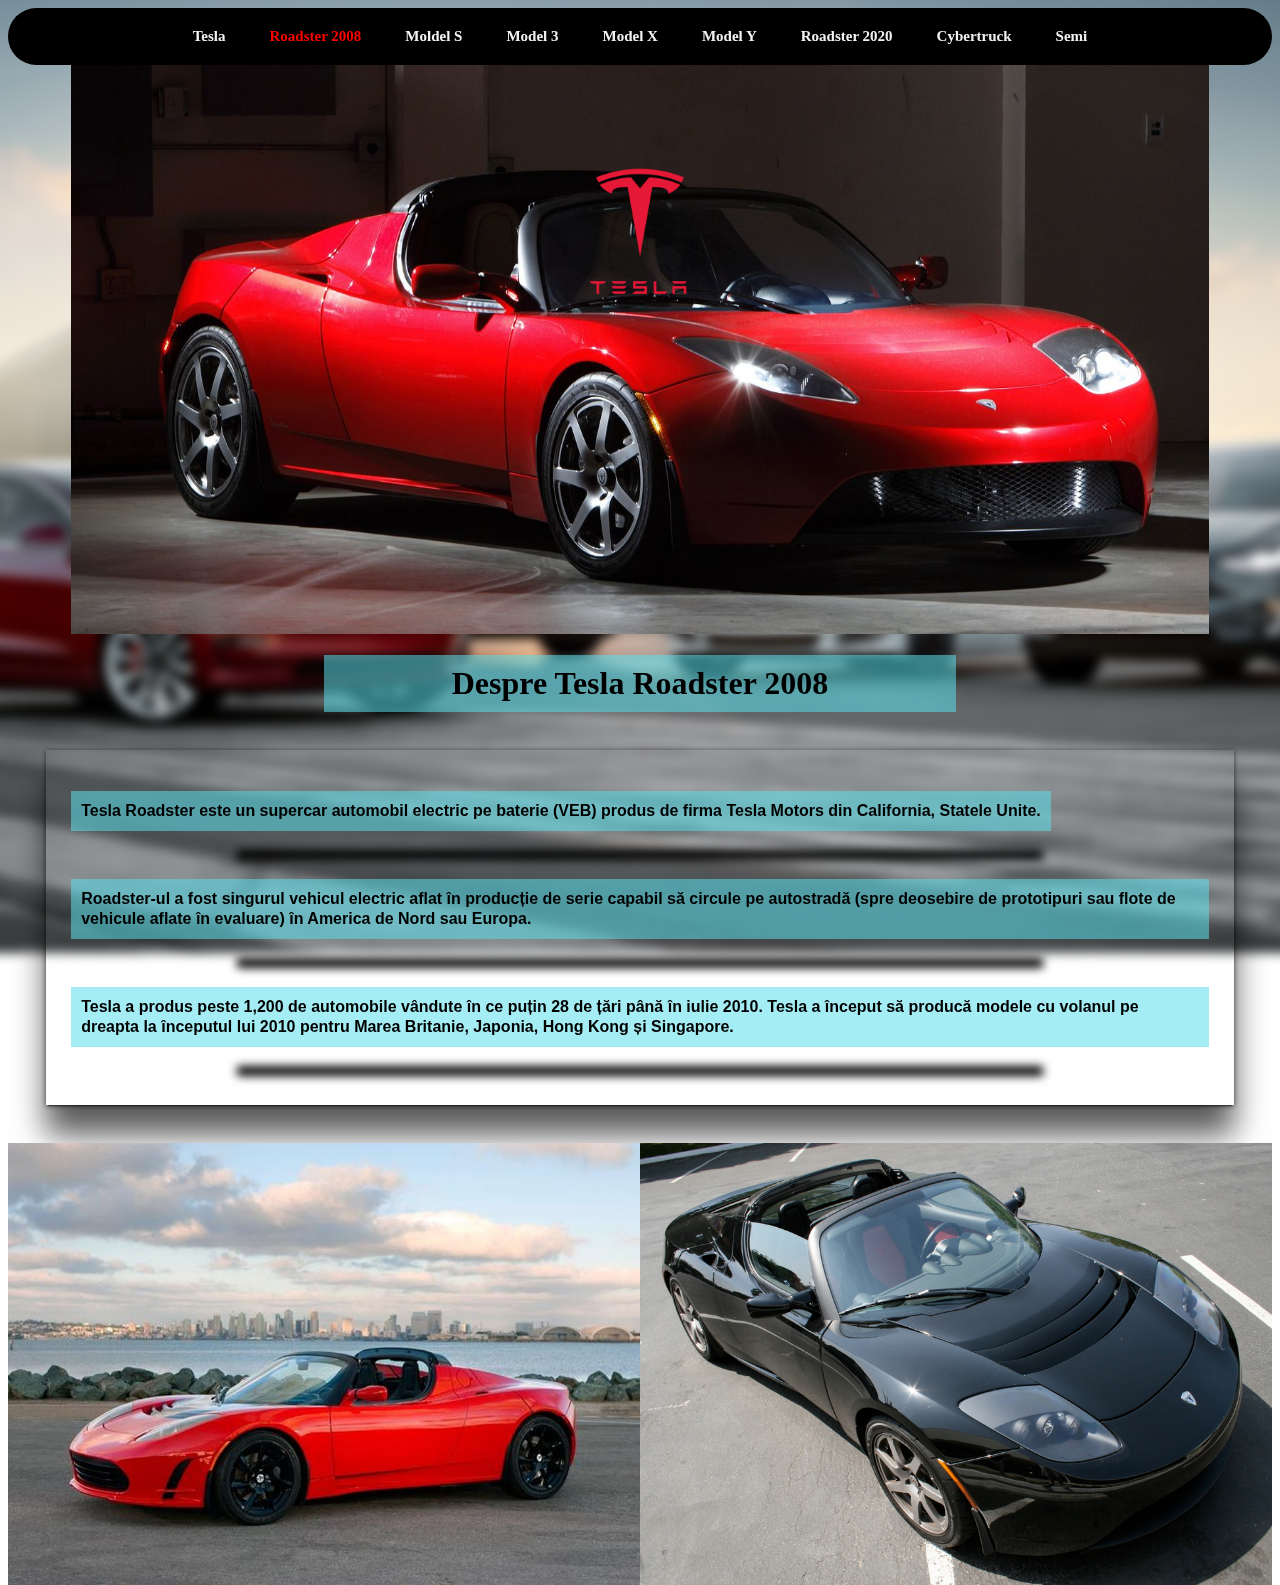
<file: src/roadster2008.html>
<!DOCTYPE html>
<html lang="ro">

<head>
    <meta charset="UTF-8">
    <link rel="stylesheet" href="../src/style.css">
    <link rel="stylesheet" href="../src/Ubuntu-Regular.ttf">
    <title>Tesla Roadster</title>
</head>

<body>

    <div class="topnav">
        <div class="mid">
            <a href="../Index.html">Tesla</a>
            <a class="active" href="../src/roadster2008.html">Roadster 2008</a>
            <a href="../src/modelS.html">Moldel S</a>
            <a href="../src/model3.html">Model 3</a>
            <a href="../src/modelX.html">Model X</a>
            <a href="../src/modelY.html">Model Y</a>
            <a href="../src/roadster2020.html">Roadster 2020</a>
            <a href="../src/cybertruck.html">Cybertruck</a>
            <a href="../src/semi.html">Semi</a>
        </div>
    </div>

    <img class="scale-img container" src="../img/roadster2008.jpg" alt="tesla roadster">
    <img src="../img/tesla-logo.png" alt="logo" class="container  centered-txt " width="150px">


    <h1 class="title">Despre Tesla Roadster 2008</h1>

    <div class="text  with-shadow">
        <p>Tesla Roadster este un supercar automobil electric pe baterie (VEB) produs de firma Tesla Motors din
            California, Statele Unite.</p>
            <hr>
            <p> Roadster-ul a fost singurul vehicul electric aflat în producție de serie capabil
                să circule pe autostradă (spre deosebire de prototipuri sau flote de vehicule aflate în evaluare) în
                America
                de Nord sau Europa.</p>
                <hr>
            <p> Tesla a produs peste 1,200 de automobile vândute în ce puțin 28 de țări până în iulie
                2010. Tesla a început să producă modele cu volanul pe dreapta la începutul lui 2010 pentru Marea
                Britanie, Japonia, Hong Kong și Singapore.</p>
                <hr>
    </div>
    <div>
        <img class="img-left" src="../img/roadster2008A.jpg" alt="tesla roadster">
        <img class="img-right" src="../img/roadster2008b.jpg" alt="tesla roadster">
    </div>

</body>

</html>
</file>
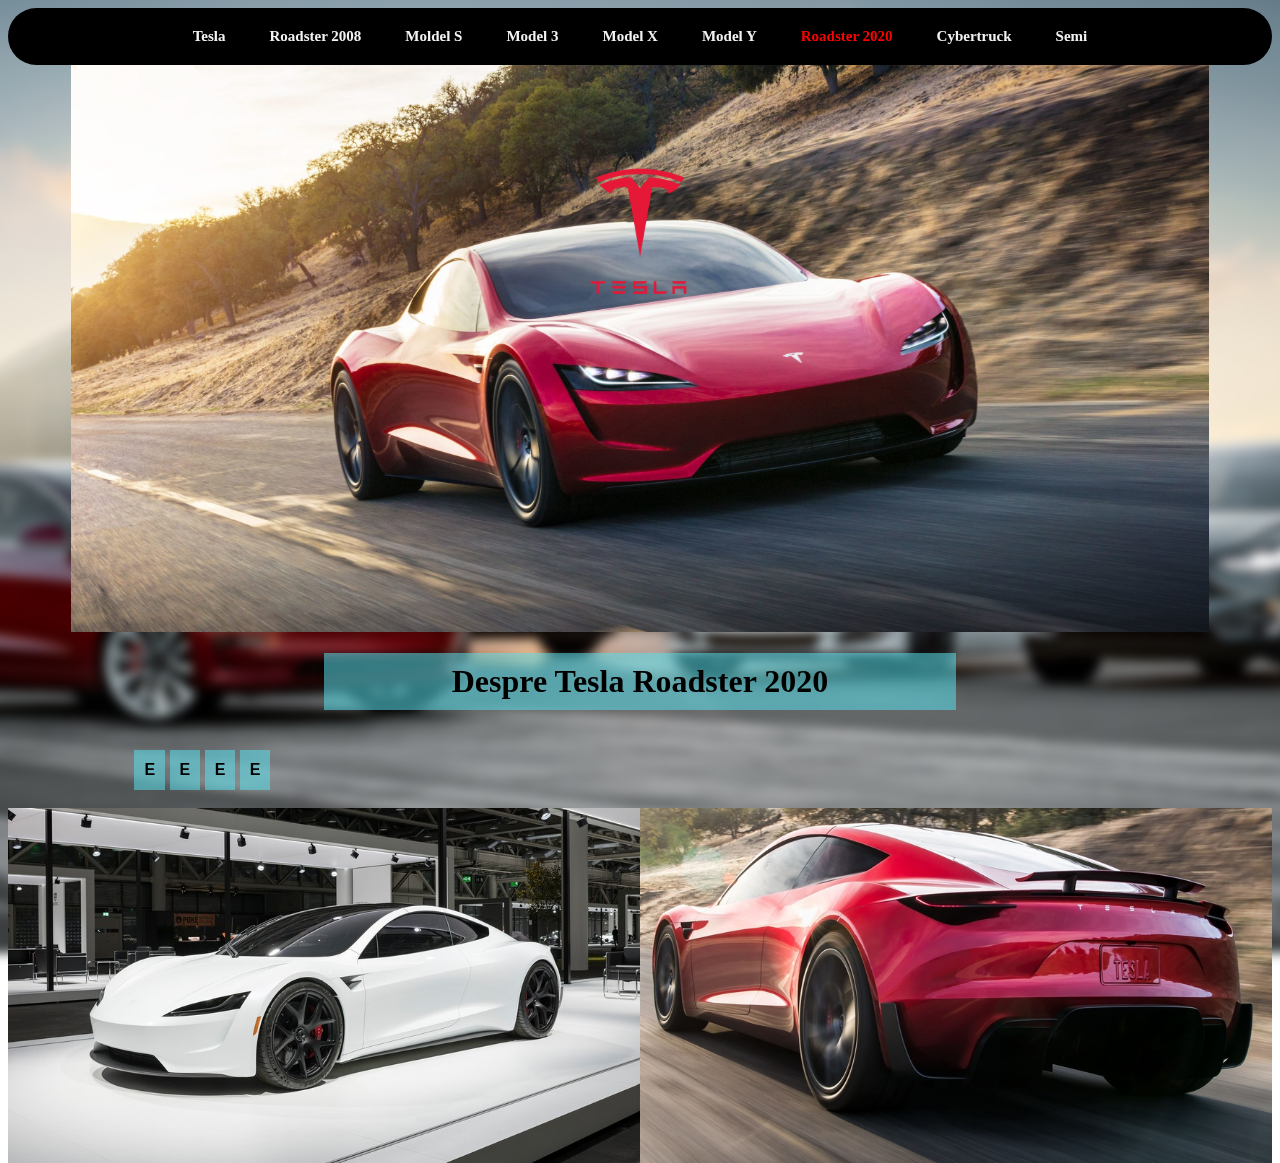
<file: src/roadster2020.html>
<!DOCTYPE html>
<html lang="ro">

<head>
    <meta charset="UTF-8">
    <link rel="stylesheet" href="../src/style.css">
    <link rel="stylesheet" href="../src/Ubuntu-Regular.ttf">
    <title>Tesla Roadster 2020</title>
</head>

<body>
    <div class="topnav">
        <div class="mid">
        <a href="../Index.html">Tesla</a>
        <a href="../src/roadster2008.html">Roadster 2008</a>
        <a href="../src/modelS.html">Moldel S</a>
        <a href="../src/model3.html">Model 3</a>
        <a href="../src/modelX.html">Model X</a>
        <a href="../src/modelY.html">Model Y</a>
        <a class="active" href="../src/roadster2020.html">Roadster 2020</a>
        <a href="../src/cybertruck.html">Cybertruck</a>
        <a href="../src/semi.html">Semi</a>
    </div>
    </div>
    <img class="scale-img container" src="../img/roadster2020.jpg" alt="tesla roadster 2020">
    <img src="../img/tesla-logo.png" alt="logo" class="container  centered-txt " width="150px">

    <h1 class="title">Despre Tesla Roadster 2020</h1>

    <div class="text">
        <p>E</p>

        <p>E</p>

        <p>E</p>

        <p>E </p>
    </div>
    <div>
        <img class="img-left" src="../img/roadster2020A.jpg" alt="tesla roadster 2020">
        <img class="img-right" src="../img/roadster2020B.jpg" alt="tesla roadster 2020">
    </div>
</body>

</html>
</file>
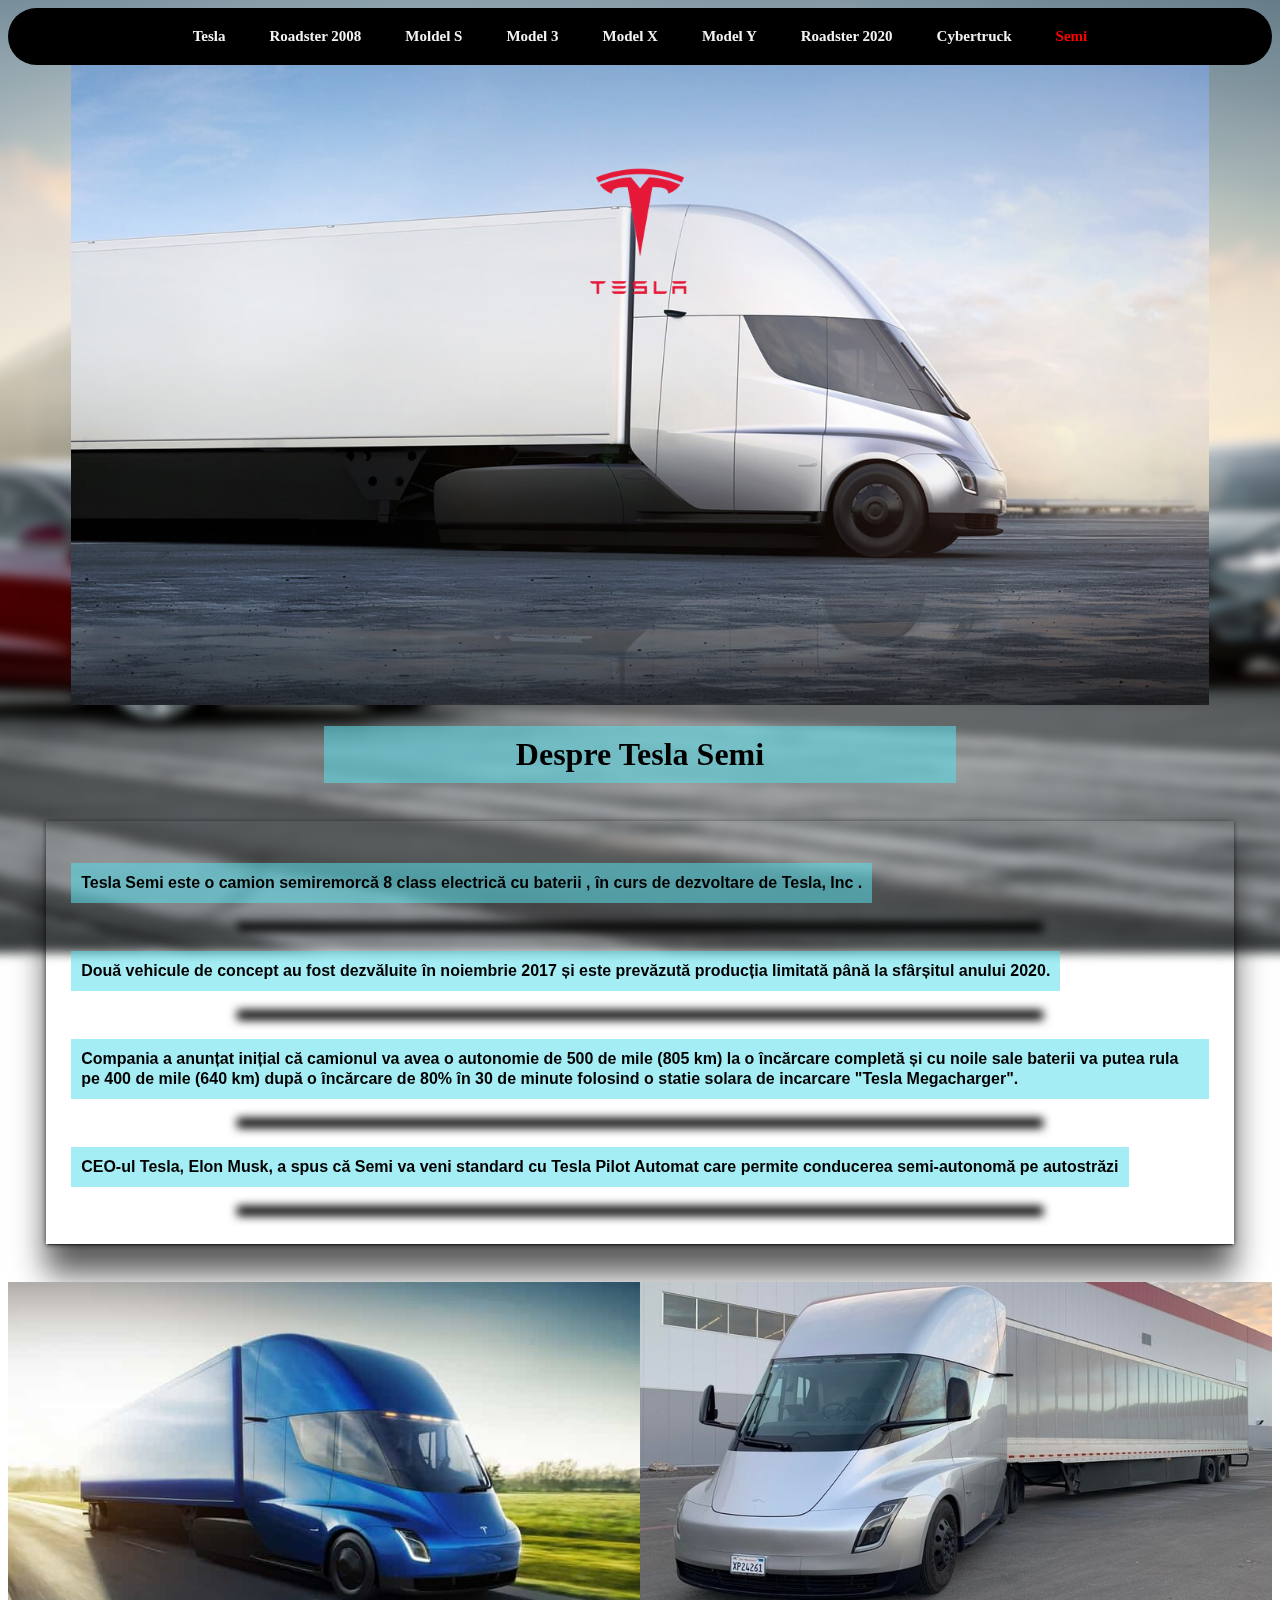
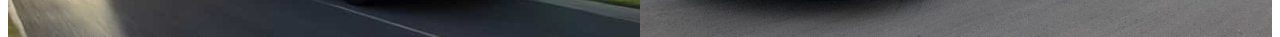
<file: src/semi.html>
<!DOCTYPE html>
<html lang="ro">

<head>
    <meta charset="UTF-8">
    <link rel="stylesheet" href="../src/style.css">
    <link rel="stylesheet" href="../src/Ubuntu-Regular.ttf">
    <title>Tesla Semi</title>
</head>

<body>
    <div class="topnav">
        <div class="mid">
        <a href="../Index.html">Tesla</a>
        <a href="../src/roadster2008.html">Roadster 2008</a>
        <a href="../src/modelS.html">Moldel S</a>
        <a href="../src/model3.html">Model 3</a>
        <a href="../src/modelX.html">Model X</a>
        <a href="../src/modelY.html">Model Y</a>
        <a href="../src/roadster2020.html">Roadster 2020</a>
        <a href="../src/cybertruck.html">Cybertruck</a>
        <a class="active"  href="../src/semi.html">Semi</a>
    </div>
    </div>
    <img class="scale-img container" src="../img/semi.jpg" alt="tesla semi">
    <img src="../img/tesla-logo.png" alt="logo" class="container  centered-txt " width="150px">

    <h1 class="title">Despre Tesla Semi</h1>

    <div class="text with-shadow">
        <p>Tesla Semi este o camion semiremorcă 
            8 class electrică cu baterii ,
            în curs de dezvoltare de Tesla, Inc .</p>
<hr>
        <p>Două vehicule de concept au 
            fost dezvăluite în noiembrie 2017 
            și este prevăzută producția limitată
             până la sfârșitul anului 2020.</p>
<hr>
        <p>Compania a anunțat inițial că camionul 
            va avea o autonomie de 500 de mile 
            (805 km) la o încărcare completă și 
            cu noile sale baterii va putea rula 
            pe 400 de mile (640 km) după o încărcare 
            de 80% în 30 de minute folosind 
            o statie solara de incarcare "Tesla Megacharger".</p>
<hr>
        <p>CEO-ul Tesla, Elon Musk,
             a spus că Semi va veni standard 
             cu Tesla Pilot Automat care permite 
             conducerea semi-autonomă pe autostrăzi</p>
<hr>
    </div>
    <div>
        <img class="img-left" src="../img/semiA.jpg" alt="tesla semi">
        <img class="img-right" src="../img/semiB.jpg" alt="tesla semi">
    </div>
</body>

</html>
</file>
<file: src/style.css>
body {
  position: absolute;
  top: 0;
  bottom: 0;
  left: 0;
  right: 0;
  height: 100%;

}

body:before {

  content: '';
  position: fixed;
  width: 100%;
  height: 100%;
  background-image: url(../img/main.jpg);
  background-position: center;
  background-repeat: no-repeat;
  -webkit-filter: blur(5px);
  -moz-filter: blur(5px);
  -o-filter: blur(5px);
  -ms-filter: blur(5px);
  filter: blur(5px);
  transform: scale(1.1);
  z-index: -9;

}


.topnav {
  background-color: rgb(0, 0, 0);
  overflow: auto;
  overflow-y: hidden;

  padding: 0px 12px;
  text-align: center;
  border-radius: 100px;
  white-space: nowrap;
  scrollbar-color: red black;


}

.topnav::-webkit-scrollbar {
  width: 10px;
}

.topnav::-webkit-scrollbar-track {
  background: rgb(0, 0, 0);
  border-radius: 20px;
}

.topnav::-webkit-scrollbar-thumb {
  background: rgb(248, 0, 0);
  border-radius: 20px;
}



.topnav a {
  display: inline-block;
  color: #f2f2f2;
  text-align: center;
  padding: 20px 20px;
  text-decoration: none;
  font-size: 15px;
  font-weight: bolder;


}

.mid {
  display: inline-block;
}


.topnav a:hover {

  background-color: rgb(255, 0, 13);
  color: black;
  transition: 1s;
  opacity: 1;
  transform: scale(1.2);
  transition: border .2s .2s, text-shadow .2s .2s, transform .2s, color .2s .2s;

}

.topnav a.active {
  color: rgb(255, 0, 0);
}

.topnav a.active:hover {
  color: rgb(0, 0, 0);
}

.scale-img {
  height: auto;
  display: block;
  margin-left: auto;
  margin-right: auto;
  width: 90%;
}

.container {
  position: relative;
  text-align: center;
  color: white;
}

.centered-txt {
  position: absolute;
  top: 25%;
  left: 50%;
  transform: translate(-50%, -50%);
}

.text {

  font-family: 'Ubuntu', sans-serif;
  padding: 2px 10%;
  font-weight: bold;
}



.title {
  text-align: center;
  padding: 10px 0px;
  background: rgba(90, 223, 235, 0.548);
  margin-left: 25%;
  margin-right: 25%;
}

.img-left {
  float: left;
  width: 50%;
  height: auto;
}

.img-right {
  float: right;
  width: 50%;
  height: auto;

}

.text p {

  background: rgba(90, 223, 235, 0.548);body {
  position: absolute;
  top: 0;
  bottom: 0;
  left: 0;
  right: 0;
  height: 100%;

}

body:before {

  content: '';
  position: fixed;
  width: 100%;
  height: 100%;
  background-image: url(../img/main.jpg);
  background-position: center;
  background-repeat: no-repeat;
  -webkit-filter: blur(5px);
  -moz-filter: blur(5px);
  -o-filter: blur(5px);
  -ms-filter: blur(5px);
  filter: blur(5px);
  transform: scale(1.1);
  z-index: -9;

}


.topnav {
  background-color: rgb(0, 0, 0);
  overflow: auto;
  overflow-y: hidden;

  padding: 0px 12px;
  text-align: center;
  border-radius: 100px;
  white-space: nowrap;
  scrollbar-color: red black;


}

.topnav::-webkit-scrollbar {
  width: 10px;
}

.topnav::-webkit-scrollbar-track {
  background: rgb(0, 0, 0);
  border-radius: 20px;
}

.topnav::-webkit-scrollbar-thumb {
  background: rgb(248, 0, 0);
  border-radius: 20px;
}



.topnav a {
  display: inline-block;
  color: #f2f2f2;
  text-align: center;
  padding: 20px 20px;
  text-decoration: none;
  font-size: 15px;
  font-weight: bolder;


}

.mid {
  display: inline-block;
}


.topnav a:hover {

  background-color: rgb(255, 0, 13);
  color: black;
  transition: 1s;
  opacity: 1;
  transform: scale(1.2);
  transition: border .2s .2s, text-shadow .2s .2s, transform .2s, color .2s .2s;

}

.topnav a.active {
  color: rgb(255, 0, 0);
}

.topnav a.active:hover {
  color: rgb(0, 0, 0);
}

.scale-img {
  height: auto;
  display: block;
  margin-left: auto;
  margin-right: auto;
  width: 90%;
}

.container {
  position: relative;
  text-align: center;
  color: white;
}

.centered-txt {
  position: absolute;
  top: 25%;
  left: 50%;
  transform: translate(-50%, -50%);
}

.text {

  font-family: 'Ubuntu', sans-serif;
  padding: 2px 10%;
  font-weight: bold;
}



.title {
  text-align: center;
  padding: 10px 0px;
  background: rgba(90, 223, 235, 0.548);
  margin-left: 25%;
  margin-right: 25%;
}

.img-left {
  float: left;
  width: 50%;
  height: auto;
}

.img-right {
  float: right;
  width: 50%;
  height: auto;

}

.text p {

  background: rgba(90, 223, 235, 0.548);
  display: inline-block;
  padding: 10px;
  line-height: 20px;
}



.with-shadow {
  box-shadow: 0 30px 30px 0 rgba(0, 0, 0, 0.651), 0 3px 1px -2px rgba(0, 0, 0, 0.404), 0 1px 5px 0 rgba(0, 0, 0, 0.623);
  padding: 2%;
  margin: 3%;
}

hr {
  width: 70%;
  border: 0;
  height: 0;
  box-shadow: 0 0 10px 5px black;
}
hr:after {  
  content: "\00a0";  
}
  display: inline-block;
  padding: 10px;
  line-height: 20px;
}



.with-shadow {
  box-shadow: 0 30px 30px 0 rgba(0, 0, 0, 0.651), 0 3px 1px -2px rgba(0, 0, 0, 0.404), 0 1px 5px 0 rgba(0, 0, 0, 0.623);
  padding: 2%;
  margin: 3%;
}

hr {
  width: 70%;
  border: 0;
  height: 0;
  box-shadow: 0 0 10px 5px black;
}
hr:after {  
  content: "\00a0";  
}
</file>
<file: tesla2.0/style.css>
@import url('https://fonts.googleapis.com/css2?family=Ubuntu:wght@400;500&display=swap');

* {
  margin: 0;
  padding: 0;
  border: 0;
  scrollbar-color:  red black;   /* gecko based browsers scrollbar */
  font-family: 'Ubuntu', sans-serif;
}

#background {
  position: fixed;
  width: 100%;
  height: 100%;
  background-image: url(./img/0.jpg);
  background-position: center;
  background-repeat: no-repeat;
  filter: blur(4px);
}

#navbar {
  position: sticky;
  width: 100%;
  height: 6vh;
  min-height: 40px;
  top: 0;
  z-index: 1; /* fix text ontop of navbar when scrolling */
}

#buttons {
  display: flex;
  justify-content: center;
  height: 100%;
}
.button {
  background-color: red;
  color: white;
  transition-duration: 0.5s;
  cursor: pointer;
  height: 100%;
  padding: 0 2%;
  outline: none;
  width: 10.9%;
}

.button:hover {
  background-color: white !important; /* fix  background -color overwrite by javascript */
  color: black;
  box-shadow: inset 0px 0px 100px -40px rgba(0, 0, 0, 0.658);
  z-index: 1;
  transform: scale(1.1);
}

button::-moz-focus-inner {
  border: 0; /* fix dotted border on firefox */
}

.img {

  display: flex;
  position: relative;
  justify-content: center;
  margin: 0 auto;
  height: 60vh;
  width: auto;
  padding-top: 1%;
  transition: ease-in ;
  

}

.bottom {
  animation: fade 2s;
  display: none; /* fix for all divs showing up */
  box-shadow: 0 30px 30px 0 rgba(0, 0, 0, 0.651),
    0 3px 1px -2px rgba(0, 0, 0, 0.404), 0 1px 5px 0 rgba(0, 0, 0, 0.623);
  position: relative;
  padding: 2%;
  margin: 3%;
  border-radius: 10px;
}
@keyframes fade {
  0% {
      opacity: 0;
  }

  100% {
      opacity: 1;
  }
}
.text {
  color: whitesmoke;
  background-color: rgba(0, 0, 0, 0.7);
  display: flex;
  position: relative;
  padding: 2% 5%;
  margin: 5% 2%;
  border-radius: 10px;
}

.title {
  color: whitesmoke;
  background-color: rgba(0, 0, 0, 0.7);
  text-align: center;
  position: relative;
  padding: 2% 0%; 
  margin: 2% 40%;
  border-radius: 10px;
}


.img-left {
  float: left;
  width: 50%;
  height: auto;
 padding-top: 5%;

}

.img-right {
  float: right;
  width: 50%;
  height: auto;
  padding-top: 5%;
}


/* chromium based browsers scrollbar */
::-webkit-scrollbar {
  width: 10px;
}

::-webkit-scrollbar-track {
  background: rgb(0, 0, 0);
  border-radius: 20px;
}

::-webkit-scrollbar-thumb {
  background: rgb(248, 0, 0);
  border-radius: 20px;
}
</file>
<file: ubuntu20.04/style.css>
@import url("https://fonts.googleapis.com/css2?family=Ubuntu&display=swap");

body {
    background-image: url("./img/warty-final-ubuntu.png");
    background-attachment: fixed;
    background-size: auto 100%;
    background-position: center;
}

* {
    margin: 0;
    padding: 0;
    border: 0;
}

#top-bar {
    font-family: "Ubuntu", sans-serif;
    background-color: rgb(34, 34, 34);
    width: 100vw;
    height: 3%;
    min-height: 30px;
    user-select: none;
    color: white;
}

#activities {
    position: absolute;
    display: inline-block;
    margin-top: 5px;
    padding-left: 10px;
    padding-right: 10px;
    padding-bottom: 5px;
}

#clock {
    position: absolute;
    display: inline-block;
    left: 47%;
    padding-left: 10px;
    padding-right: 10px;
    padding-bottom: 5px;
    margin-top: 5px;
}

#dnd {
    display: none;
    position: absolute;
    top: 1px;
    padding-left: 10px;
    filter: brightness(10);
}

#status {
    position: absolute;
    display: inline-block;
    padding: 0 10px;
    padding-bottom: 5px;
    margin-top: 4px;
    right: 0px;
}

.item {
    padding: 0 3px;
    width: 16px;
    filter: brightness(100);
}

#arrow1 {
    display: none;
    margin: 0 auto;
    width: 0;
    height: 0;
    border-left: 5px solid transparent;
    border-right: 5px solid transparent;
    border-bottom: 5px solid rgb(64, 64, 64);
    border-width: 16px;
}

#notifications {
    display: none;
    position: absolute;
    left: 50%;
    margin-left: -21%;
    font-family: "Ubuntu", sans-serif;
    background-color: rgb(64, 64, 64);
    user-select: none;
    height: 43%;
    width: 42%;
    border-radius: 4px;
    box-shadow: 0px 0px 0px 1px rgba(0, 0, 0, 0.5);
    z-index: -1;
}

#left {
    color: white;
    display: inline-block;
    vertical-align: middle;
    margin-top: 20%;
    text-align: center;
    height: 100%;
    width: 60%;
}

#bell {
    width: 11%;
    filter: brightness(3);
}

#bar {
    margin-top: -20%;
    display: inline-block;
    vertical-align: middle;
    background-color: rgba(0, 0, 0, 0.205);
    height: 90%;
    width: 1px;
}

/* switch stuff */

#button {
    font-size: 15px;
    position: absolute;
    bottom: 5%;
    left: 2%;
}

.switch {
    position: relative;
    display: inline-block;
    width: 48px;
    /*background*/
    height: 22px;
}

.switch input {
    opacity: 0;
    width: 0;
    height: 0;
}

.slider {
    position: absolute;
    top: 0;
    left: 0;
    right: 0;
    bottom: 0;
    background-color: rgb(57, 57, 57);
    border-radius: 34px;
    border-color: rgba(0, 0, 0, 0.3);
    border-width: 1px;
    border-style: solid;
}

.slider:before {
    position: absolute;
    left: -1px;
    content: "";
    height: 20px;
    /*round*/
    width: 20px;
    background-color: rgb(90, 90, 90);
    border-radius: 50%;
    border-color: rgba(0, 0, 0, 0.555);
    border-width: 1px;
    top: -1px;
    border-style: solid;
}

input:checked+.slider {
    background-color: rgb(121, 66, 110);
    border-color: rgba(0, 0, 0, 0.555);
}

input:checked+.slider:before {
    -webkit-transform: translateX(26px);
    -ms-transform: translateX(26px);
    transform: translateX(26px);
}

/* end */

#arrow2 {
    display: none;
    top: 3%;
    margin: 0 96%;
    border-left: 5px solid transparent;
    border-right: 5px solid transparent;
    border-bottom: 5px solid rgb(64, 64, 64);
    border-width: 16px;
}

#powerOptions {
    font-size: 90%;
    display: none;
    position: absolute;
    left: 83%;
    font-family: "Ubuntu", sans-serif;
    background-color: rgb(64, 64, 64);
    user-select: none;
    height: 25%;
    width: 16%;
    border-radius: 4px;
    box-shadow: 0px 0px 0px 1px rgba(0, 0, 0, 0.5);
    z-index: -1;
}

#right {
    margin-top: -20%;
    display: inline-block;
    vertical-align: middle;

    height: 42vh;
    width: 15vw;
    border: 2px solid blue;
}

#date {
    border: 2px solid red;
    color: white;
    height: 20%;
}

#day {
    padding-top: 6%;
    padding-left: 6%;
    font-size: 100%;
}

#month {
    padding-left: 6%;
    font-size: 150%;
}

#calendar {
    color: white;
    padding-top: 50%;
    /*remove padding if you delete  the * calendar * text */
    text-align: center;
    border: 2px solid green;
    height: 70%;
}

/* range stuff */

input[type="range"]::-moz-range-track {
    background: rgb(83, 77, 77);
    /*trackColor*/
    height: 3px;
    /*trackHeight*/
    border-radius: 20px;
}

input[type="range"]::-moz-range-thumb {
    background: rgb(255, 255, 255);
    /*thumbColor*/
    width: 15px;
    /*thumbHeight*/
    height: 15px;
    /*thumbHeight*/
    border-radius: 50%;
    border: 1px solid black;
}

input[type="range"]::-moz-range-progress {
    /*background */

    background: rgb(112, 42, 105);
    /*thumbColor*/
    border-radius: 2px;
    /*trackHeight*/
    height: 3px;
    /*trackHeight*/
}

input[type="range"]::-moz-focus-outer {
    border: 0;
}

/* end */

.sliders {
    padding-top: 6%;
    padding-left: 4%;

}

.icon {
    filter: brightness(10);
    padding-right: 7px;
    width: 6%;
}

.Slider {
    background-color: #404040;
    width: 85%;
}

.line {
    background-color: rgba(0, 0, 0, 0.459);
    margin: 0 auto;
    margin-top: 7px;
    height: 1px;
    width: 40%;
}

#network {
    padding-top: 4%;
    padding-left: 4%;
    color: white;
    margin-top: 5px;
    height: 2.5vh;
}

#networkText {
    position: absolute;
}

#networkArrow {
    position: relative;
    bottom: 60%;
    left: 90%;
    width: 0;
    height: 0;
    border-style: solid;
    border-width: 5px 0 5px 8.7px;
    border-color: transparent transparent transparent #ffffff;
}

#networkSettings {
    display: none;
    border-top: 1px solid rgba(0, 0, 0, 0.459);
    border-bottom: 1px solid rgba(0, 0, 0, 0.459);
    height: 20%;
    background-color: rgb(51, 50, 50);
}

.powerAlign{
    padding-top: 3.5%;
    padding-left: 4%;
    color: white;
    height: 2vh;
}
.powerAlignFix{
padding-left: 12%;
}
.powerText{
    position: absolute;
}
.wiredText {
    color: white;
    padding: 2% 12%;

}

.wiredText:hover {
    background-color: rgb(81, 81, 81);
}

#powerSettings {
    display: none;
    border: 1px solid rgba(0, 0, 0, 0.459);
    height: 41%;
    background-color: rgb(51, 50, 50);
    margin-bottom: 20px;
    border-bottom-left-radius:4px ;
    border-bottom-right-radius:4px ;
    
}
#powerArrow {
    position: relative;
    bottom: 80%;
    left: 90%;
    width: 0;
    height: 0;
    border-style: solid;
    border-width: 5px 0 5px 8.7px;
    border-color: transparent transparent transparent #ffffff;
}

.hoverPower:hover {
        background-color: rgb(81, 81, 81);
}
</file>
